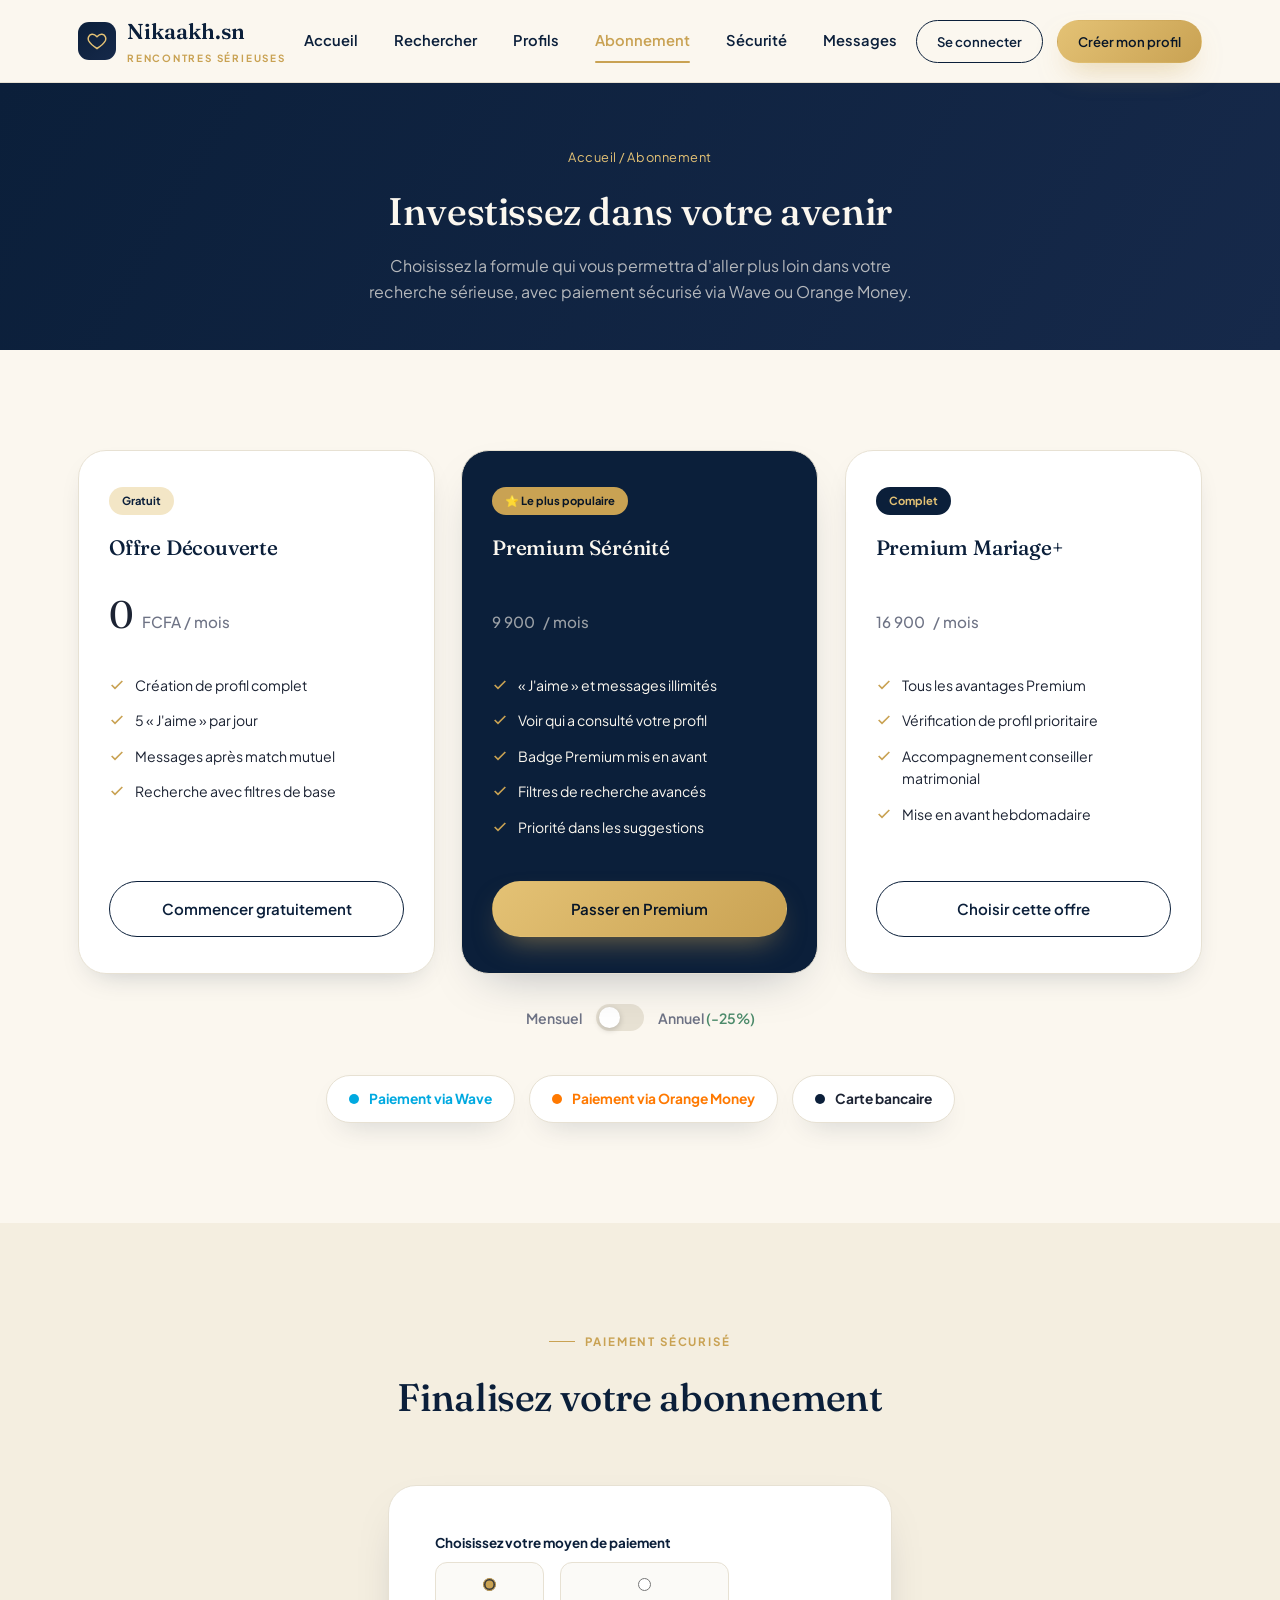
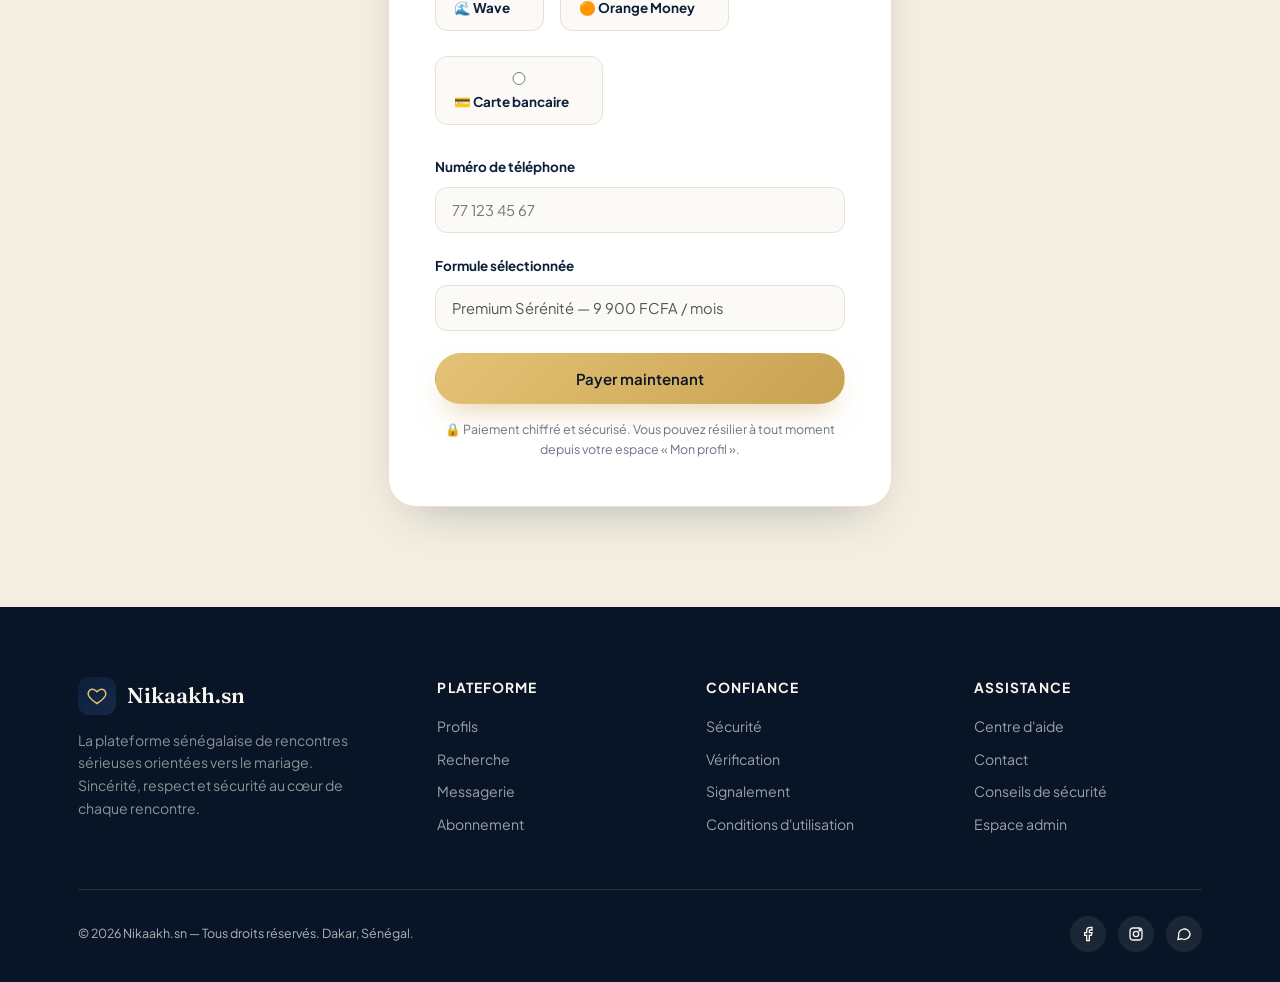
<file: abonnement.html>
<!DOCTYPE html>
<html lang="fr">
<head>
<meta charset="UTF-8">
<meta name="viewport" content="width=device-width, initial-scale=1.0">
<title>Abonnement — Nikaakh.sn</title>
<style>
@import url('https://fonts.googleapis.com/css2?family=Fraunces:ital,opsz,wght@0,9..144,300;0,9..144,400;0,9..144,500;0,9..144,600;0,9..144,700;1,9..144,400;1,9..144,500&family=Plus+Jakarta+Sans:wght@300;400;500;600;700;800&display=swap');

:root{
  --navy: #0B1F3A;
  --navy-deep: #071527;
  --navy-soft: #16294a;
  --gold: #C9A253;
  --gold-bright: #E4C275;
  --gold-pale: #F3E6C6;
  --cream: #FBF7EF;
  --white: #FFFFFF;
  --ink: #1C2333;
  --muted: #6E7385;
  --line: #E7E1D3;
  --success: #4C8B6B;
  --danger: #B5563F;
  --radius-lg: 28px;
  --radius-md: 18px;
  --radius-sm: 12px;
  --shadow-soft: 0 20px 50px -25px rgba(11,31,58,0.35);
  --shadow-card: 0 12px 30px -16px rgba(11,31,58,0.28);
  --font-display: 'Fraunces', serif;
  --font-body: 'Plus Jakarta Sans', sans-serif;
}

*{box-sizing:border-box; margin:0; padding:0;}
html{scroll-behavior:smooth;}
body{
  font-family: var(--font-body);
  background: var(--cream);
  color: var(--ink);
  line-height:1.6;
  -webkit-font-smoothing:antialiased;
  overflow-x:hidden;
}
img{max-width:100%; display:block;}
a{color:inherit; text-decoration:none;}
ul{list-style:none;}
button{font-family:inherit; cursor:pointer;}
input,textarea,select{font-family:inherit;}

.container{max-width:1180px; margin:0 auto; padding:0 28px;}

h1,h2,h3,h4{font-family:var(--font-display); font-weight:500; letter-spacing:-0.01em; color:var(--navy);}

.eyebrow{
  font-family:var(--font-body); font-weight:700; letter-spacing:.16em; text-transform:uppercase;
  font-size:.72rem; color:var(--gold); display:inline-flex; align-items:center; gap:10px;
}
.eyebrow::before{content:''; width:26px; height:1px; background:var(--gold);}

/* ===== Texture backdrop ===== */
.grain-bg{
  position:relative;
}
.grain-bg::after{
  content:'';
  position:absolute; inset:0; pointer-events:none; opacity:.035; mix-blend-mode:multiply;
  background-image:url("data:image/svg+xml,%3Csvg xmlns='http://www.w3.org/2000/svg' width='140' height='140'%3E%3Cfilter id='n'%3E%3CfeTurbulence type='fractalNoise' baseFrequency='0.85' numOctaves='2' stitchTiles='stitch'/%3E%3C/filter%3E%3Crect width='100%25' height='100%25' filter='url(%23n)'/%3E%3C/svg%3E");
}

/* ===== Buttons ===== */
.btn{
  display:inline-flex; align-items:center; justify-content:center; gap:10px;
  padding:15px 30px; border-radius:100px; font-weight:600; font-size:.94rem;
  border:1px solid transparent; transition:all .28s ease; white-space:nowrap;
}
.btn-gold{
  background:linear-gradient(135deg, var(--gold-bright), var(--gold));
  color:var(--navy-deep); box-shadow:0 14px 30px -12px rgba(201,162,83,.6);
}
.btn-gold:hover{transform:translateY(-2px); box-shadow:0 18px 36px -12px rgba(201,162,83,.75);}
.btn-navy{
  background:var(--navy); color:var(--cream); box-shadow:0 14px 30px -14px rgba(11,31,58,.6);
}
.btn-navy:hover{background:var(--navy-soft); transform:translateY(-2px);}
.btn-outline{
  background:transparent; border-color:rgba(255,255,255,.4); color:inherit;
}
.btn-outline-navy{ background:transparent; border-color:var(--navy); color:var(--navy); }
.btn-outline-navy:hover{ background:var(--navy); color:var(--cream); }
.btn-sm{padding:10px 20px; font-size:.82rem;}
.btn-block{width:100%;}
.btn-ghost{background:rgba(255,255,255,.08); color:var(--cream); border-color:rgba(255,255,255,.25);}
.btn[disabled]{opacity:.5; cursor:not-allowed;}

/* ===== Navbar ===== */
.navbar{
  position:sticky; top:0; z-index:200;
  background:rgba(251,247,239,.86); backdrop-filter:blur(14px);
  border-bottom:1px solid var(--line);
}
.navbar .container{display:flex; align-items:center; justify-content:space-between; height:82px;}
.brand{display:flex; align-items:center; gap:11px; font-family:var(--font-display); font-size:1.35rem; font-weight:600; color:var(--navy);}
.brand .mark{
  width:38px; height:38px; border-radius:11px; background:linear-gradient(140deg, var(--navy), var(--navy-soft));
  display:flex; align-items:center; justify-content:center; position:relative;
}
.brand .mark svg{width:20px; height:20px;}
.brand small{display:block; font-family:var(--font-body); font-size:.62rem; letter-spacing:.18em; color:var(--gold); font-weight:700; text-transform:uppercase; margin-top:2px;}
.nav-links{display:flex; align-items:center; gap:36px;}
.nav-links a{font-size:.92rem; font-weight:600; color:var(--navy); position:relative; padding:4px 0;}
.nav-links a.active, .nav-links a:hover{color:var(--gold);}
.nav-links a.active::after{content:''; position:absolute; left:0; right:0; bottom:-6px; height:2px; background:var(--gold); border-radius:2px;}
.nav-cta{display:flex; align-items:center; gap:14px;}
.nav-toggle{display:none; flex-direction:column; gap:5px; background:none; border:none;}
.nav-toggle span{width:24px; height:2px; background:var(--navy); border-radius:2px;}

@media(max-width:960px){
  .nav-links{position:fixed; inset:82px 0 0 0; background:var(--cream); flex-direction:column; padding:36px 28px; gap:26px; transform:translateX(100%); transition:transform .35s ease; overflow-y:auto;}
  .nav-links.open{transform:translateX(0);}
  .nav-toggle{display:flex;}
  .nav-cta .btn:first-child{display:none;}
}

/* ===== Hero ===== */
.hero{
  position:relative; background:radial-gradient(120% 100% at 15% 0%, #14294d 0%, var(--navy) 45%, var(--navy-deep) 100%);
  color:var(--cream); padding:120px 0 150px; overflow:hidden;
}
.hero::before{
  content:''; position:absolute; width:640px; height:640px; border-radius:50%;
  background:radial-gradient(circle, rgba(201,162,83,.22), transparent 70%);
  top:-220px; right:-160px; pointer-events:none;
}
.hero-grid{display:grid; grid-template-columns:1.1fr .9fr; gap:60px; align-items:center; position:relative; z-index:2;}
.hero h1{color:var(--white); font-size:clamp(2.4rem, 4.2vw, 3.8rem); line-height:1.08; margin:22px 0 24px;}
.hero h1 em{font-style:italic; color:var(--gold-bright);}
.hero p.lead{color:rgba(251,247,239,.78); font-size:1.12rem; max-width:520px; margin-bottom:38px;}
.hero-actions{display:flex; gap:16px; flex-wrap:wrap; margin-bottom:52px;}
.hero-trust{display:flex; gap:34px; flex-wrap:wrap;}
.hero-trust div strong{display:block; font-family:var(--font-display); font-size:1.7rem; color:var(--gold-bright);}
.hero-trust div span{font-size:.78rem; color:rgba(251,247,239,.62); text-transform:uppercase; letter-spacing:.08em;}

.hero-visual{position:relative;}
.hero-card{
  background:var(--cream); border-radius:var(--radius-lg); padding:22px; box-shadow:var(--shadow-soft);
  transform:rotate(-2deg);
}
.hero-card img{border-radius:var(--radius-md); aspect-ratio:4/5; object-fit:cover;}
.hero-card .cap{display:flex; justify-content:space-between; align-items:center; padding-top:16px;}
.hero-card .cap h4{font-size:1.1rem; margin:0;}
.hero-badge{
  position:absolute; background:var(--white); border-radius:16px; padding:14px 18px; box-shadow:var(--shadow-card);
  display:flex; align-items:center; gap:10px; font-weight:700; font-size:.85rem; color:var(--navy);
}
.hero-badge.b1{ top:14px; right:-24px; transform:rotate(4deg);}
.hero-badge.b2{ bottom:26px; left:-30px; transform:rotate(-3deg);}
.hero-badge .dot{width:9px; height:9px; border-radius:50%; background:var(--success);}

/* ===== Section base ===== */
section{padding:100px 0;}
.section-head{max-width:640px; margin:0 auto 56px; text-align:center;}
.section-head h2{font-size:clamp(1.9rem,3vw,2.6rem); margin:16px 0 14px;}
.section-head p{color:var(--muted); font-size:1.02rem;}
.section-head.left{margin-left:0; text-align:left;}

.bg-navy{background:var(--navy); color:var(--cream);}
.bg-navy h2, .bg-navy h3{color:var(--cream);}
.bg-cream-alt{background:#F4EEE0;}

/* ===== Concept steps ===== */
.steps{display:grid; grid-template-columns:repeat(3,1fr); gap:28px;}
.step-card{
  background:var(--white); border-radius:var(--radius-md); padding:36px 30px; box-shadow:var(--shadow-card);
  border:1px solid var(--line); transition:transform .3s ease;
}
.step-card:hover{transform:translateY(-6px);}
.step-num{
  width:44px; height:44px; border-radius:50%; background:var(--gold-pale); color:var(--navy);
  display:flex; align-items:center; justify-content:center; font-family:var(--font-display); font-weight:600; margin-bottom:20px;
}
.step-card h3{font-size:1.2rem; margin-bottom:10px;}
.step-card p{color:var(--muted); font-size:.94rem;}

/* ===== Stats ===== */
.stats-strip{
  display:grid; grid-template-columns:repeat(4,1fr); gap:1px; background:rgba(251,247,239,.12);
  border:1px solid rgba(251,247,239,.14); border-radius:var(--radius-md); overflow:hidden;
}
.stat-item{background:var(--navy-deep); padding:34px 20px; text-align:center;}
.stat-item strong{display:block; font-family:var(--font-display); font-size:2.2rem; color:var(--gold-bright);}
.stat-item span{font-size:.8rem; color:rgba(251,247,239,.6); text-transform:uppercase; letter-spacing:.06em;}

/* ===== Testimonials ===== */
.testi-grid{display:grid; grid-template-columns:repeat(3,1fr); gap:26px;}
.testi-card{
  background:var(--white); border-radius:var(--radius-md); padding:32px; box-shadow:var(--shadow-card); border:1px solid var(--line);
  position:relative;
}
.testi-card .quote-mark{font-family:var(--font-display); font-size:3.4rem; color:var(--gold-pale); line-height:0; position:absolute; top:26px; right:26px;}
.testi-card p{font-size:.98rem; color:var(--ink); margin-bottom:22px; font-style:italic;}
.testi-who{display:flex; align-items:center; gap:12px;}
.testi-who img{width:46px; height:46px; border-radius:50%; object-fit:cover;}
.testi-who strong{display:block; font-size:.92rem;}
.testi-who span{font-size:.78rem; color:var(--muted);}

/* ===== Security band ===== */
.security-grid{display:grid; grid-template-columns:repeat(4,1fr); gap:24px;}
.sec-card{text-align:center; padding:10px;}
.sec-icon{
  width:64px; height:64px; border-radius:18px; background:var(--gold-pale); margin:0 auto 18px;
  display:flex; align-items:center; justify-content:center;
}
.sec-icon svg{width:28px; height:28px; stroke:var(--navy);}
.sec-card h4{font-size:1.02rem; margin-bottom:8px;}
.sec-card p{font-size:.86rem; color:var(--muted);}

/* ===== Footer ===== */
footer{background:var(--navy-deep); color:rgba(251,247,239,.7); padding:70px 0 30px;}
.foot-grid{display:grid; grid-template-columns:1.4fr 1fr 1fr 1fr; gap:40px; padding-bottom:44px; border-bottom:1px solid rgba(251,247,239,.12);}
.foot-brand p{margin-top:14px; font-size:.88rem; max-width:280px; color:rgba(251,247,239,.55);}
.foot-col h5{color:var(--cream); font-size:.86rem; text-transform:uppercase; letter-spacing:.08em; margin-bottom:16px;}
.foot-col a{display:block; font-size:.88rem; margin-bottom:10px; color:rgba(251,247,239,.62);}
.foot-col a:hover{color:var(--gold-bright);}
.foot-bottom{display:flex; justify-content:space-between; align-items:center; padding-top:26px; font-size:.78rem; flex-wrap:wrap; gap:12px;}
.foot-social{display:flex; gap:12px;}
.foot-social a{width:36px; height:36px; border-radius:50%; background:rgba(251,247,239,.08); display:flex; align-items:center; justify-content:center;}

/* ===== Page header (inner pages) ===== */
.page-head{
  background:linear-gradient(120deg, var(--navy), var(--navy-soft)); color:var(--cream); padding:64px 0 46px;
}
.page-head h1{color:var(--cream); font-size:clamp(1.8rem,3vw,2.5rem);}
.page-head p{color:rgba(251,247,239,.7); margin-top:10px; max-width:560px;}
.crumbs{font-size:.8rem; color:var(--gold-bright); margin-bottom:14px; letter-spacing:.04em;}

/* ===== Cards: profiles ===== */
.profile-grid{display:grid; grid-template-columns:repeat(3,1fr); gap:26px;}
.pcard{
  background:var(--white); border-radius:var(--radius-md); overflow:hidden; box-shadow:var(--shadow-card);
  border:1px solid var(--line); transition:transform .3s ease, box-shadow .3s ease;
}
.pcard:hover{transform:translateY(-6px); box-shadow:0 24px 48px -20px rgba(11,31,58,.35);}
.pcard .photo{position:relative; aspect-ratio:4/5; overflow:hidden;}
.pcard .photo img{width:100%; height:100%; object-fit:cover;}
.verif-badge{
  position:absolute; top:14px; left:14px; background:rgba(11,31,58,.85); color:var(--gold-bright);
  font-size:.72rem; font-weight:700; padding:6px 12px; border-radius:100px; display:flex; align-items:center; gap:6px; backdrop-filter:blur(4px);
}
.verif-badge svg{width:13px; height:13px;}
.pcard .age-tag{position:absolute; bottom:14px; left:14px; color:#fff; font-family:var(--font-display); font-size:1.3rem; text-shadow:0 2px 12px rgba(0,0,0,.5);}
.photo-overlay{position:absolute; inset:0; background:linear-gradient(to top, rgba(7,21,39,.75), transparent 55%);}
.pcard .body{padding:20px 20px 22px;}
.pcard .meta-row{display:flex; align-items:center; gap:6px; font-size:.82rem; color:var(--muted); margin-bottom:4px;}
.pcard h3{font-size:1.15rem; margin-bottom:4px;}
.pcard .tags{display:flex; flex-wrap:wrap; gap:6px; margin:12px 0 16px;}
.tag{background:var(--gold-pale); color:var(--navy); font-size:.72rem; font-weight:600; padding:5px 11px; border-radius:100px;}
.pcard .desc{font-size:.85rem; color:var(--muted); margin-bottom:16px; display:-webkit-box; -webkit-line-clamp:2; -webkit-box-orient:vertical; overflow:hidden;}
.pcard-actions{display:flex; gap:8px;}
.icon-btn{
  flex:1; height:46px; border-radius:14px; border:1px solid var(--line); background:var(--white);
  display:flex; align-items:center; justify-content:center; transition:all .2s ease;
}
.icon-btn svg{width:19px; height:19px;}
.icon-btn.like{color:#fff; background:linear-gradient(135deg,var(--gold-bright),var(--gold)); border:none;}
.icon-btn.pass{color:var(--muted);}
.icon-btn.msg{color:var(--navy); border-color:var(--navy);}
.icon-btn:hover{transform:translateY(-2px);}
.icon-btn.liked{background:var(--success); color:#fff;}

/* ===== Search / filters ===== */
.search-layout{display:grid; grid-template-columns:300px 1fr; gap:32px; align-items:start;}
.filter-panel{
  background:var(--white); border-radius:var(--radius-md); padding:28px; box-shadow:var(--shadow-card); border:1px solid var(--line);
  position:sticky; top:100px;
}
.filter-panel h3{font-size:1.05rem; margin-bottom:20px;}
.f-group{margin-bottom:22px;}
.f-group label{display:block; font-size:.8rem; font-weight:700; color:var(--navy); margin-bottom:10px; text-transform:uppercase; letter-spacing:.04em;}
.f-group select, .f-group input[type=text]{
  width:100%; padding:11px 14px; border-radius:10px; border:1px solid var(--line); background:#fbfaf7; font-size:.9rem;
}
.range-row{display:flex; align-items:center; gap:10px;}
.range-row input[type=range]{flex:1; accent-color:var(--gold);}
.chip-group{display:flex; flex-wrap:wrap; gap:8px;}
.chip{padding:7px 14px; border-radius:100px; border:1px solid var(--line); font-size:.8rem; background:#fbfaf7; transition:all .2s;}
.chip.active{background:var(--navy); color:#fff; border-color:var(--navy);}
.result-head{display:flex; justify-content:space-between; align-items:center; margin-bottom:24px; flex-wrap:wrap; gap:10px;}
.result-head span{color:var(--muted); font-size:.92rem;}
.sort-select{padding:9px 14px; border-radius:10px; border:1px solid var(--line); background:var(--white); font-size:.86rem;}

/* ===== Messages ===== */
.msg-shell{display:grid; grid-template-columns:340px 1fr; height:640px; background:var(--white); border-radius:var(--radius-lg); box-shadow:var(--shadow-card); border:1px solid var(--line); overflow:hidden;}
.conv-list{border-right:1px solid var(--line); overflow-y:auto;}
.conv-search{padding:20px; border-bottom:1px solid var(--line);}
.conv-search input{width:100%; padding:11px 16px; border-radius:100px; border:1px solid var(--line); background:#fbfaf7; font-size:.86rem;}
.conv-item{display:flex; gap:12px; padding:16px 20px; border-bottom:1px solid #f2ede1; cursor:pointer; transition:background .2s;}
.conv-item:hover, .conv-item.active{background:var(--gold-pale);}
.conv-item img{width:50px; height:50px; border-radius:50%; object-fit:cover; flex-shrink:0;}
.conv-info{flex:1; min-width:0;}
.conv-top{display:flex; justify-content:space-between; align-items:baseline;}
.conv-top strong{font-size:.92rem;}
.conv-top span{font-size:.72rem; color:var(--muted);}
.conv-info p{font-size:.82rem; color:var(--muted); white-space:nowrap; overflow:hidden; text-overflow:ellipsis; margin-top:2px;}
.unread-dot{width:9px; height:9px; border-radius:50%; background:var(--gold); margin-top:6px;}

.chat-panel{display:flex; flex-direction:column;}
.chat-head{display:flex; align-items:center; gap:12px; padding:18px 24px; border-bottom:1px solid var(--line);}
.chat-head img{width:44px; height:44px; border-radius:50%; object-fit:cover;}
.chat-head .status{font-size:.75rem; color:var(--success); display:flex; align-items:center; gap:5px;}
.chat-head .status .dot{width:7px; height:7px; border-radius:50%; background:var(--success);}
.chat-head-actions{margin-left:auto; display:flex; gap:10px;}
.icon-round{width:38px; height:38px; border-radius:50%; border:1px solid var(--line); display:flex; align-items:center; justify-content:center; color:var(--muted);}
.icon-round:hover{background:#f6f2e8;}
.chat-body{flex:1; overflow-y:auto; padding:26px 24px; display:flex; flex-direction:column; gap:14px; background:#fdfbf6;}
.bubble{max-width:65%; padding:13px 18px; border-radius:18px; font-size:.9rem; line-height:1.5;}
.bubble.in{background:var(--white); border:1px solid var(--line); border-bottom-left-radius:4px; align-self:flex-start;}
.bubble.out{background:var(--navy); color:var(--cream); border-bottom-right-radius:4px; align-self:flex-end;}
.bubble-time{font-size:.68rem; color:var(--muted); margin-top:5px; display:block;}
.day-sep{text-align:center; font-size:.72rem; color:var(--muted); margin:6px 0;}
.chat-input{display:flex; gap:12px; padding:18px 24px; border-top:1px solid var(--line);}
.chat-input input{flex:1; padding:13px 18px; border-radius:100px; border:1px solid var(--line); background:#fbfaf7; font-size:.9rem;}
.send-btn{width:48px; height:48px; border-radius:50%; background:var(--gold); border:none; color:var(--navy-deep); display:flex; align-items:center; justify-content:center; flex-shrink:0;}
.report-note{font-size:.72rem; color:var(--muted); text-align:center; padding:10px; border-top:1px dashed var(--line);}

@media(max-width:860px){
  .msg-shell{grid-template-columns:1fr; height:auto;}
  .conv-list{max-height:280px;}
}

/* ===== Forms (inscription, profile) ===== */
.form-shell{background:var(--white); border-radius:var(--radius-lg); box-shadow:var(--shadow-soft); border:1px solid var(--line); padding:46px;}
.form-grid{display:grid; grid-template-columns:1fr 1fr; gap:22px;}
.field{margin-bottom:22px;}
.field.full{grid-column:1/-1;}
.field label{display:block; font-size:.84rem; font-weight:700; color:var(--navy); margin-bottom:9px;}
.field .hint{font-weight:400; color:var(--muted); font-size:.76rem; margin-left:6px;}
.field input, .field select, .field textarea{
  width:100%; padding:13px 16px; border-radius:12px; border:1.5px solid var(--line); background:#fbfaf7; font-size:.92rem; transition:border-color .2s;
}
.field input:focus, .field select:focus, .field textarea:focus{outline:none; border-color:var(--gold);}
.field textarea{resize:vertical; min-height:110px;}
.radio-row, .check-row{display:flex; gap:16px; flex-wrap:wrap;}
.radio-pill, .check-pill{display:flex; align-items:center; gap:8px; padding:12px 18px; border:1.5px solid var(--line); border-radius:12px; font-size:.88rem; cursor:pointer; background:#fbfaf7;}
.radio-pill input, .check-pill input{accent-color:var(--gold);}
.upload-zone{
  border:2px dashed var(--line); border-radius:16px; padding:38px; text-align:center; background:#fbfaf7; cursor:pointer;
}
.upload-zone svg{width:34px; height:34px; color:var(--gold); margin:0 auto 12px;}
.upload-zone p{font-size:.86rem; color:var(--muted);}
.steps-progress{display:flex; align-items:center; margin-bottom:38px;}
.sp-dot{width:34px; height:34px; border-radius:50%; background:var(--gold-pale); color:var(--navy); display:flex; align-items:center; justify-content:center; font-weight:700; font-size:.85rem; flex-shrink:0;}
.sp-dot.active{background:var(--navy); color:var(--gold-bright);}
.sp-dot.done{background:var(--success); color:#fff;}
.sp-line{flex:1; height:2px; background:var(--line);}
.sp-labels{display:flex; justify-content:space-between; font-size:.72rem; color:var(--muted); margin-top:8px;}
.form-actions{display:flex; justify-content:space-between; align-items:center; margin-top:10px;}
.consent-box{display:flex; gap:12px; padding:16px; background:#fbfaf7; border-radius:12px; font-size:.82rem; color:var(--muted); align-items:flex-start;}
.consent-box input{margin-top:3px; accent-color:var(--gold);}

@media(max-width:760px){
  .form-grid{grid-template-columns:1fr;}
  .form-shell{padding:28px 22px;}
}

/* ===== Account / dashboard layout ===== */
.acc-layout{display:grid; grid-template-columns:280px 1fr; gap:32px; align-items:start;}
.acc-side{background:var(--white); border-radius:var(--radius-md); box-shadow:var(--shadow-card); border:1px solid var(--line); padding:26px; position:sticky; top:100px;}
.acc-profile{text-align:center; padding-bottom:22px; border-bottom:1px solid var(--line); margin-bottom:20px;}
.acc-profile img{width:82px; height:82px; border-radius:50%; object-fit:cover; margin:0 auto 14px; border:3px solid var(--gold-pale);}
.acc-profile h4{font-size:1.05rem;}
.acc-profile span{font-size:.78rem; color:var(--muted);}
.acc-nav a{display:flex; align-items:center; gap:12px; padding:12px 14px; border-radius:12px; font-size:.88rem; font-weight:600; color:var(--ink); margin-bottom:4px;}
.acc-nav a svg{width:18px; height:18px; color:var(--muted);}
.acc-nav a.active{background:var(--navy); color:var(--gold-bright);}
.acc-nav a.active svg{color:var(--gold-bright);}
.acc-nav a:hover:not(.active){background:#f6f2e8;}
.acc-nav a.danger{color:var(--danger); margin-top:16px;}

.panel{background:var(--white); border-radius:var(--radius-md); box-shadow:var(--shadow-card); border:1px solid var(--line); padding:32px; margin-bottom:24px;}
.panel h3{font-size:1.15rem; margin-bottom:6px;}
.panel > p.sub{color:var(--muted); font-size:.88rem; margin-bottom:24px;}
.photo-manager{display:grid; grid-template-columns:repeat(4,1fr); gap:14px;}
.photo-slot{aspect-ratio:1; border-radius:14px; overflow:hidden; position:relative; border:1.5px dashed var(--line);}
.photo-slot img{width:100%; height:100%; object-fit:cover;}
.photo-slot.empty{display:flex; align-items:center; justify-content:center; color:var(--muted); background:#fbfaf7;}
.photo-slot .main-tag{position:absolute; top:8px; left:8px; background:var(--gold); color:var(--navy-deep); font-size:.62rem; font-weight:700; padding:3px 8px; border-radius:100px;}
.toggle-row{display:flex; justify-content:space-between; align-items:center; padding:16px 0; border-bottom:1px solid #f2ede1;}
.toggle-row:last-child{border-bottom:none;}
.toggle-row h5{font-size:.92rem; margin-bottom:3px;}
.toggle-row p{font-size:.8rem; color:var(--muted);}
.switch{position:relative; width:48px; height:27px; border-radius:100px; background:var(--line); flex-shrink:0; cursor:pointer; transition:background .2s;}
.switch::after{content:''; position:absolute; width:21px; height:21px; border-radius:50%; background:#fff; top:3px; left:3px; transition:transform .2s; box-shadow:0 2px 6px rgba(0,0,0,.2);}
.switch.on{background:var(--success);}
.switch.on::after{transform:translateX(21px);}
.danger-zone{border:1.5px solid #f0d8d0; background:#fdf6f3; border-radius:var(--radius-md); padding:28px;}
.danger-zone h3{color:var(--danger);}

/* ===== Pricing ===== */
.pricing-grid{display:grid; grid-template-columns:repeat(3,1fr); gap:26px; align-items:stretch;}
.price-card{background:var(--white); border-radius:var(--radius-lg); padding:36px 30px; box-shadow:var(--shadow-card); border:1px solid var(--line); display:flex; flex-direction:column;}
.price-card.featured{background:var(--navy); color:var(--cream); transform:scale(1.03); box-shadow:var(--shadow-soft); position:relative; z-index:2;}
.price-card.featured h3, .price-card.featured .price{color:var(--cream);}
.price-tag{display:inline-block; background:var(--gold); color:var(--navy-deep); font-size:.7rem; font-weight:700; padding:5px 13px; border-radius:100px; margin-bottom:16px; align-self:flex-start;}
.price-card h3{font-size:1.3rem; margin-bottom:6px;}
.price-card .price{font-family:var(--font-display); font-size:2.4rem; margin:14px 0 4px;}
.price-card .price span{font-size:.95rem; font-family:var(--font-body); color:var(--muted); font-weight:500;}
.price-card.featured .price span{color:rgba(251,247,239,.6);}
.price-card ul{margin:24px 0 30px; flex:1;}
.price-card li{display:flex; align-items:flex-start; gap:10px; font-size:.88rem; margin-bottom:13px;}
.price-card li svg{width:16px; height:16px; color:var(--gold); flex-shrink:0; margin-top:3px;}
.pay-methods{display:flex; gap:14px; align-items:center; margin-top:44px; justify-content:center; flex-wrap:wrap;}
.pay-badge{display:flex; align-items:center; gap:10px; background:var(--white); border:1px solid var(--line); padding:12px 22px; border-radius:100px; font-weight:700; font-size:.86rem; box-shadow:var(--shadow-card);}
.pay-badge.wave{color:#00A9E0;}
.pay-badge.om{color:#FF7900;}
.pay-dot{width:10px; height:10px; border-radius:50%;}
.wave .pay-dot{background:#00A9E0;}
.om .pay-dot{background:#FF7900;}

/* ===== Security page ===== */
.sec-detail-grid{display:grid; grid-template-columns:repeat(2,1fr); gap:22px;}
.sec-detail{background:var(--white); border-radius:var(--radius-md); padding:28px; border:1px solid var(--line); box-shadow:var(--shadow-card);}
.sec-detail .sec-icon{margin:0 0 16px;}
.tips-list li{display:flex; gap:14px; padding:16px 0; border-bottom:1px solid #f2ede1;}
.tips-list li:last-child{border-bottom:none;}
.tips-num{font-family:var(--font-display); font-size:1.3rem; color:var(--gold); flex-shrink:0; width:34px;}
.report-flow{display:flex; gap:18px; overflow-x:auto; padding-bottom:10px;}
.flow-step{background:var(--white); border-radius:var(--radius-md); border:1px solid var(--line); padding:22px; min-width:210px; box-shadow:var(--shadow-card);}

/* ===== Admin ===== */
.admin-body{display:flex; min-height:100vh; background:#F4EEE0;}
.admin-side{width:250px; background:var(--navy-deep); color:var(--cream); padding:26px 18px; flex-shrink:0; position:sticky; top:0; height:100vh; overflow-y:auto;}
.admin-side .brand{color:var(--cream); margin-bottom:34px; padding:0 8px;}
.admin-nav a{display:flex; align-items:center; gap:12px; padding:12px 14px; border-radius:12px; font-size:.86rem; font-weight:600; color:rgba(251,247,239,.72); margin-bottom:3px;}
.admin-nav a svg{width:17px; height:17px;}
.admin-nav a.active{background:rgba(228,194,117,.14); color:var(--gold-bright);}
.admin-nav a:hover:not(.active){background:rgba(251,247,239,.06);}
.admin-nav .grp{font-size:.68rem; text-transform:uppercase; letter-spacing:.1em; color:rgba(251,247,239,.35); margin:20px 8px 10px;}
.admin-main{flex:1; padding:34px 38px; min-width:0;}
.admin-top{display:flex; justify-content:space-between; align-items:center; margin-bottom:30px; flex-wrap:wrap; gap:16px;}
.admin-top h1{font-size:1.6rem;}
.admin-kpis{display:grid; grid-template-columns:repeat(4,1fr); gap:20px; margin-bottom:30px;}
.kpi-card{background:var(--white); border-radius:var(--radius-md); padding:24px; border:1px solid var(--line); box-shadow:var(--shadow-card);}
.kpi-top{display:flex; justify-content:space-between; align-items:flex-start;}
.kpi-icon{width:42px; height:42px; border-radius:12px; background:var(--gold-pale); display:flex; align-items:center; justify-content:center;}
.kpi-icon svg{width:20px; height:20px; color:var(--navy);}
.kpi-trend{font-size:.74rem; font-weight:700; color:var(--success);}
.kpi-trend.down{color:var(--danger);}
.kpi-card strong{display:block; font-family:var(--font-display); font-size:1.9rem; margin:14px 0 2px;}
.kpi-card span.lbl{font-size:.8rem; color:var(--muted);}

.admin-panel{background:var(--white); border-radius:var(--radius-md); border:1px solid var(--line); box-shadow:var(--shadow-card); padding:26px; margin-bottom:24px;}
.admin-panel-head{display:flex; justify-content:space-between; align-items:center; margin-bottom:20px; flex-wrap:wrap; gap:10px;}
.admin-panel-head h3{font-size:1.05rem;}
.admin-table{width:100%; border-collapse:collapse; font-size:.86rem;}
.admin-table th{text-align:left; padding:12px 14px; color:var(--muted); font-weight:700; text-transform:uppercase; font-size:.7rem; letter-spacing:.05em; border-bottom:1px solid var(--line);}
.admin-table td{padding:14px; border-bottom:1px solid #f2ede1; vertical-align:middle;}
.admin-table tr:last-child td{border-bottom:none;}
.u-cell{display:flex; align-items:center; gap:10px;}
.u-cell img{width:36px; height:36px; border-radius:50%; object-fit:cover;}
.status-pill{padding:5px 12px; border-radius:100px; font-size:.72rem; font-weight:700; display:inline-flex; align-items:center; gap:5px;}
.status-pill.ok{background:#e7f2ec; color:var(--success);}
.status-pill.pending{background:var(--gold-pale); color:#8a6a1f;}
.status-pill.blocked{background:#fbe9e5; color:var(--danger);}
.row-actions{display:flex; gap:8px;}
.row-actions button{width:32px; height:32px; border-radius:9px; border:1px solid var(--line); background:#fbfaf7; display:flex; align-items:center; justify-content:center; color:var(--muted);}
.row-actions button:hover{background:#f0eadb;}
.row-actions button.approve:hover{color:var(--success); border-color:var(--success);}
.row-actions button.reject:hover{color:var(--danger); border-color:var(--danger);}
.admin-tabs{display:flex; gap:6px; background:#F4EEE0; padding:5px; border-radius:100px; width:fit-content; margin-bottom:22px;}
.admin-tabs button{padding:9px 18px; border-radius:100px; border:none; background:transparent; font-size:.82rem; font-weight:700; color:var(--muted);}
.admin-tabs button.active{background:var(--navy); color:var(--gold-bright);}

@media(max-width:1000px){
  .admin-body{flex-direction:column;}
  .admin-side{width:100%; height:auto; position:relative;}
  .admin-kpis{grid-template-columns:repeat(2,1fr);}
}

/* ===== Utility / responsive ===== */
.reveal{opacity:0; transform:translateY(24px); animation:reveal .8s ease forwards;}
@keyframes reveal{to{opacity:1; transform:translateY(0);}}
.d1{animation-delay:.05s;} .d2{animation-delay:.15s;} .d3{animation-delay:.25s;} .d4{animation-delay:.35s;}

@media(max-width:960px){
  .hero-grid{grid-template-columns:1fr;}
  .hero-visual{max-width:380px; margin:0 auto;}
  .steps{grid-template-columns:1fr;}
  .stats-strip{grid-template-columns:repeat(2,1fr);}
  .testi-grid{grid-template-columns:1fr;}
  .security-grid{grid-template-columns:repeat(2,1fr);}
  .profile-grid{grid-template-columns:repeat(2,1fr);}
  .search-layout{grid-template-columns:1fr;}
  .filter-panel{position:relative; top:0;}
  .acc-layout{grid-template-columns:1fr;}
  .acc-side{position:relative; top:0;}
  .foot-grid{grid-template-columns:1fr 1fr;}
  .pricing-grid{grid-template-columns:1fr;}
  .price-card.featured{transform:scale(1);}
  .sec-detail-grid{grid-template-columns:1fr;}
  .admin-kpis{grid-template-columns:1fr 1fr;}
}
@media(max-width:600px){
  section{padding:64px 0;}
  .container{padding:0 18px;}
  .profile-grid{grid-template-columns:1fr;}
  .foot-grid{grid-template-columns:1fr;}
  .form-grid{grid-template-columns:1fr;}
}

</style>
</head>
<body>

<nav class="navbar">
  <div class="container">
    <a href="index.html" class="brand">
      <span class="mark"><svg viewBox="0 0 24 24" fill="none" stroke="#E4C275" stroke-width="1.8"><path d="M12 21s-7.5-4.6-10-9.3C.5 8 2.4 4.5 6 4c2-.3 3.8.6 6 2.9C14.2 4.6 16 3.7 18 4c3.6.5 5.5 4 4 7.7-2.5 4.7-10 9.3-10 9.3Z"/></svg></span>
      <span>Nikaakh.sn<small>Rencontres sérieuses</small></span>
    </a>
    <div class="nav-links">
      <a href="index.html">Accueil</a>
      <a href="recherche.html">Rechercher</a>
      <a href="profils.html">Profils</a>
      <a href="abonnement.html" class="active">Abonnement</a>
      <a href="securite.html">Sécurité</a>
      <a href="messages.html">Messages</a>
    </div>
    <div class="nav-cta">
      <a href="mon-profil.html" class="btn btn-outline-navy btn-sm">Se connecter</a>
      <a href="inscription.html" class="btn btn-gold btn-sm">Créer mon profil</a>
    </div>
    <button class="nav-toggle" aria-label="menu"><span></span><span></span><span></span></button>
  </div>
</nav>

<header class="page-head" style="text-align:center;">
  <div class="container">
    <div class="crumbs" style="text-align:center;">Accueil / Abonnement</div>
    <h1>Investissez dans votre avenir</h1>
    <p style="margin-left:auto; margin-right:auto;">Choisissez la formule qui vous permettra d'aller plus loin dans votre recherche sérieuse, avec paiement sécurisé via Wave ou Orange Money.</p>
  </div>
</header>

<section>
  <div class="container">

    <div class="pricing-grid">
      <div class="price-card">
        <span class="price-tag" style="background:var(--gold-pale); color:var(--navy);">Gratuit</span>
        <h3>Offre Découverte</h3>
        <div class="price">0 <span>FCFA / mois</span></div>
        <ul>
          <li><svg viewBox="0 0 24 24" fill="none" stroke="currentColor" stroke-width="2.5"><path d="M20 6 9 17l-5-5"/></svg>Création de profil complet</li>
          <li><svg viewBox="0 0 24 24" fill="none" stroke="currentColor" stroke-width="2.5"><path d="M20 6 9 17l-5-5"/></svg>5 « J'aime » par jour</li>
          <li><svg viewBox="0 0 24 24" fill="none" stroke="currentColor" stroke-width="2.5"><path d="M20 6 9 17l-5-5"/></svg>Messages après match mutuel</li>
          <li><svg viewBox="0 0 24 24" fill="none" stroke="currentColor" stroke-width="2.5"><path d="M20 6 9 17l-5-5"/></svg>Recherche avec filtres de base</li>
        </ul>
        <a href="inscription.html" class="btn btn-outline-navy btn-block">Commencer gratuitement</a>
      </div>

      <div class="price-card featured">
        <span class="price-tag">⭐ Le plus populaire</span>
        <h3>Premium Sérénité</h3>
        <div class="price"><span class="price-amount" data-monthly="9 900" data-yearly="89 000">9 900</span> <span class="price-period">/ mois</span></div>
        <ul>
          <li><svg viewBox="0 0 24 24" fill="none" stroke="currentColor" stroke-width="2.5"><path d="M20 6 9 17l-5-5"/></svg>« J'aime » et messages illimités</li>
          <li><svg viewBox="0 0 24 24" fill="none" stroke="currentColor" stroke-width="2.5"><path d="M20 6 9 17l-5-5"/></svg>Voir qui a consulté votre profil</li>
          <li><svg viewBox="0 0 24 24" fill="none" stroke="currentColor" stroke-width="2.5"><path d="M20 6 9 17l-5-5"/></svg>Badge Premium mis en avant</li>
          <li><svg viewBox="0 0 24 24" fill="none" stroke="currentColor" stroke-width="2.5"><path d="M20 6 9 17l-5-5"/></svg>Filtres de recherche avancés</li>
          <li><svg viewBox="0 0 24 24" fill="none" stroke="currentColor" stroke-width="2.5"><path d="M20 6 9 17l-5-5"/></svg>Priorité dans les suggestions</li>
        </ul>
        <a href="#paiement" class="btn btn-gold btn-block">Passer en Premium</a>
      </div>

      <div class="price-card">
        <span class="price-tag" style="background:var(--navy); color:var(--gold-bright);">Complet</span>
        <h3>Premium Mariage+</h3>
        <div class="price"><span class="price-amount" data-monthly="16 900" data-yearly="169 000">16 900</span> <span class="price-period">/ mois</span></div>
        <ul>
          <li><svg viewBox="0 0 24 24" fill="none" stroke="currentColor" stroke-width="2.5"><path d="M20 6 9 17l-5-5"/></svg>Tous les avantages Premium</li>
          <li><svg viewBox="0 0 24 24" fill="none" stroke="currentColor" stroke-width="2.5"><path d="M20 6 9 17l-5-5"/></svg>Vérification de profil prioritaire</li>
          <li><svg viewBox="0 0 24 24" fill="none" stroke="currentColor" stroke-width="2.5"><path d="M20 6 9 17l-5-5"/></svg>Accompagnement conseiller matrimonial</li>
          <li><svg viewBox="0 0 24 24" fill="none" stroke="currentColor" stroke-width="2.5"><path d="M20 6 9 17l-5-5"/></svg>Mise en avant hebdomadaire</li>
        </ul>
        <a href="#paiement" class="btn btn-outline-navy btn-block">Choisir cette offre</a>
      </div>
    </div>

    <div style="text-align:center; margin-top:30px; display:flex; align-items:center; justify-content:center; gap:14px;">
      <span style="font-size:.88rem; color:var(--muted); font-weight:600;">Mensuel</span>
      <div class="switch" id="billToggle"></div>
      <span style="font-size:.88rem; color:var(--muted); font-weight:600;">Annuel <span style="color:var(--success);">(-25%)</span></span>
    </div>

    <div class="pay-methods">
      <div class="pay-badge wave"><span class="pay-dot"></span> Paiement via Wave</div>
      <div class="pay-badge om"><span class="pay-dot"></span> Paiement via Orange Money</div>
      <div class="pay-badge"><span class="pay-dot" style="background:var(--navy);"></span> Carte bancaire</div>
    </div>

  </div>
</section>

<section class="bg-cream-alt" id="paiement">
  <div class="container" style="max-width:560px;">
    <div class="section-head"><span class="eyebrow" style="justify-content:center;">Paiement sécurisé</span><h2>Finalisez votre abonnement</h2></div>
    <div class="form-shell">
      <div class="field full">
        <label>Choisissez votre moyen de paiement</label>
        <div class="radio-row">
          <label class="radio-pill"><input type="radio" name="pay" checked> 🌊 Wave</label>
          <label class="radio-pill"><input type="radio" name="pay"> 🟠 Orange Money</label>
          <label class="radio-pill"><input type="radio" name="pay"> 💳 Carte bancaire</label>
        </div>
      </div>
      <div class="field full"><label>Numéro de téléphone</label><input type="text" placeholder="77 123 45 67"></div>
      <div class="field full"><label>Formule sélectionnée</label><input type="text" value="Premium Sérénité — 9 900 FCFA / mois" disabled></div>
      <button class="btn btn-gold btn-block" onclick="showToast('🔒 Redirection sécurisée vers votre application de paiement...')">Payer maintenant</button>
      <p style="text-align:center; font-size:.78rem; color:var(--muted); margin-top:16px;">🔒 Paiement chiffré et sécurisé. Vous pouvez résilier à tout moment depuis votre espace « Mon profil ».</p>
    </div>
  </div>
</section>

<div id="footer-placeholder"></div>
<script>
// Nikaakh.sn — interactions front-end (démo statique, sans backend réel)

document.addEventListener('DOMContentLoaded', () => {

  // --- Menu mobile ---
  const toggle = document.querySelector('.nav-toggle');
  const links = document.querySelector('.nav-links');
  if (toggle && links) {
    toggle.addEventListener('click', () => links.classList.toggle('open'));
    links.querySelectorAll('a').forEach(a => a.addEventListener('click', () => links.classList.remove('open')));
  }

  // --- Like / Passer sur les cartes profils ---
  document.querySelectorAll('.icon-btn.like').forEach(btn => {
    btn.addEventListener('click', () => {
      const wasLiked = btn.classList.contains('liked');
      btn.classList.toggle('liked');
      btn.innerHTML = wasLiked
        ? `<svg viewBox="0 0 24 24" fill="none" stroke="currentColor" stroke-width="2"><path d="M20.8 4.6a5.5 5.5 0 0 0-7.8 0L12 5.6l-1-1a5.5 5.5 0 0 0-7.8 7.8l1 1L12 21l7.8-7.8 1-1a5.5 5.5 0 0 0 0-7.8Z"/></svg>`
        : `<svg viewBox="0 0 24 24" fill="currentColor"><path d="M20.8 4.6a5.5 5.5 0 0 0-7.8 0L12 5.6l-1-1a5.5 5.5 0 0 0-7.8 7.8l1 1L12 21l7.8-7.8 1-1a5.5 5.5 0 0 0 0-7.8Z"/></svg>`;
      if (!wasLiked) {
        showToast('💛 Profil ajouté à vos favoris');
        maybeMatch();
      }
    });
  });

  document.querySelectorAll('.icon-btn.pass').forEach(btn => {
    btn.addEventListener('click', () => {
      const card = btn.closest('.pcard');
      if (card) { card.style.transition = 'all .35s ease'; card.style.opacity = '0'; card.style.transform = 'scale(.9)'; setTimeout(() => card.style.display = 'none', 350); }
    });
  });

  function maybeMatch() {
    if (Math.random() > 0.6) {
      const modal = document.getElementById('matchModal');
      if (modal) modal.classList.add('show');
    }
  }
  window.closeMatch = () => document.getElementById('matchModal')?.classList.remove('show');

  // --- Toast ---
  window.showToast = (msg) => {
    let t = document.querySelector('.toast');
    if (!t) {
      t = document.createElement('div');
      t.className = 'toast';
      t.style.cssText = 'position:fixed;bottom:26px;left:50%;transform:translateX(-50%);background:#0B1F3A;color:#F3E6C6;padding:14px 24px;border-radius:100px;font-size:.86rem;font-weight:600;z-index:999;box-shadow:0 14px 30px -10px rgba(0,0,0,.4);transition:opacity .3s;';
      document.body.appendChild(t);
    }
    t.textContent = msg;
    t.style.opacity = '1';
    clearTimeout(window._toastTimer);
    window._toastTimer = setTimeout(() => t.style.opacity = '0', 2200);
  };

  // --- Filtres (chips) ---
  document.querySelectorAll('.chip').forEach(chip => {
    chip.addEventListener('click', () => chip.classList.toggle('active'));
  });
  const rangeMin = document.getElementById('ageMin');
  const rangeMax = document.getElementById('ageMax');
  const rangeOut = document.getElementById('ageOut');
  function updateRange() {
    if (rangeMin && rangeMax && rangeOut) rangeOut.textContent = `${rangeMin.value} – ${rangeMax.value} ans`;
  }
  [rangeMin, rangeMax].forEach(r => r && r.addEventListener('input', updateRange));
  updateRange();

  const applyBtn = document.getElementById('applyFilters');
  if (applyBtn) applyBtn.addEventListener('click', () => showToast('🔍 Filtres appliqués — profils mis à jour'));

  // --- Messagerie ---
  document.querySelectorAll('.conv-item').forEach(item => {
    item.addEventListener('click', () => {
      document.querySelectorAll('.conv-item').forEach(i => i.classList.remove('active'));
      item.classList.add('active');
      const name = item.querySelector('strong')?.textContent || '';
      const img = item.querySelector('img')?.src || '';
      const chatName = document.getElementById('chatName');
      const chatImg = document.getElementById('chatImg');
      if (chatName) chatName.textContent = name;
      if (chatImg) chatImg.src = img;
      const dot = item.querySelector('.unread-dot');
      if (dot) dot.remove();
    });
  });

  const chatForm = document.getElementById('chatInput');
  const chatBody = document.getElementById('chatBody');
  if (chatForm && chatBody) {
    chatForm.addEventListener('keydown', (e) => {
      if (e.key === 'Enter' && chatForm.value.trim()) {
        appendBubble(chatForm.value.trim(), 'out');
        chatForm.value = '';
        chatBody.scrollTop = chatBody.scrollHeight;
        setTimeout(() => {
          appendBubble("D'accord, merci pour votre message 🙏 Je vous réponds bientôt.", 'in');
          chatBody.scrollTop = chatBody.scrollHeight;
        }, 900);
      }
    });
    const sendBtn = document.getElementById('sendBtn');
    if (sendBtn) sendBtn.addEventListener('click', () => {
      if (chatForm.value.trim()) {
        appendBubble(chatForm.value.trim(), 'out');
        chatForm.value = '';
        chatBody.scrollTop = chatBody.scrollHeight;
      }
    });
  }
  function appendBubble(text, dir) {
    const div = document.createElement('div');
    div.className = 'bubble ' + dir;
    const time = new Date().toLocaleTimeString('fr-FR', { hour: '2-digit', minute: '2-digit' });
    div.innerHTML = `${escapeHtml(text)}<span class="bubble-time">${time}</span>`;
    chatBody.appendChild(div);
  }
  function escapeHtml(s){ const d=document.createElement('div'); d.textContent=s; return d.innerHTML; }

  window.reportUser = () => showToast('🚩 Signalement envoyé à la modération');
  window.blockUser = () => showToast('⛔ Utilisateur bloqué');

  // --- Mon profil : switches ---
  document.querySelectorAll('.switch').forEach(sw => {
    sw.addEventListener('click', () => {
      sw.classList.toggle('on');
      showToast(sw.classList.contains('on') ? '✅ Option activée' : '⏸️ Option désactivée');
    });
  });

  // --- Inscription : stepper ---
  const stepPanels = document.querySelectorAll('.step-panel');
  const spDots = document.querySelectorAll('.sp-dot');
  let currentStep = 0;
  function goStep(n) {
    if (n < 0 || n >= stepPanels.length) return;
    stepPanels[currentStep]?.classList.remove('show');
    currentStep = n;
    stepPanels[currentStep]?.classList.add('show');
    spDots.forEach((d, i) => {
      d.classList.toggle('active', i === currentStep);
      d.classList.toggle('done', i < currentStep);
    });
    window.scrollTo({ top: document.querySelector('.form-shell')?.offsetTop - 100, behavior: 'smooth' });
  }
  document.querySelectorAll('.next-step').forEach(btn => btn.addEventListener('click', () => goStep(currentStep + 1)));
  document.querySelectorAll('.prev-step').forEach(btn => btn.addEventListener('click', () => goStep(currentStep - 1)));
  const submitBtn = document.getElementById('submitInscription');
  if (submitBtn) submitBtn.addEventListener('click', (e) => {
    e.preventDefault();
    const consent = document.getElementById('consentCheck');
    if (consent && !consent.checked) { showToast('⚠️ Veuillez accepter les conditions d\'utilisation'); return; }
    document.getElementById('inscriptionForm').style.display = 'none';
    document.getElementById('successPanel').style.display = 'block';
  });

  // --- Upload zone preview text ---
  document.querySelectorAll('.upload-zone input[type=file]').forEach(inp => {
    inp.addEventListener('change', () => {
      const zone = inp.closest('.upload-zone');
      const p = zone.querySelector('p');
      if (inp.files.length && p) p.textContent = `${inp.files.length} photo(s) sélectionnée(s) ✓`;
    });
  });

  // --- Admin: tabs ---
  document.querySelectorAll('.admin-tabs').forEach(tabGroup => {
    const buttons = tabGroup.querySelectorAll('button');
    buttons.forEach(b => b.addEventListener('click', () => {
      buttons.forEach(x => x.classList.remove('active'));
      b.classList.add('active');
      const target = b.dataset.target;
      tabGroup.parentElement.querySelectorAll('.tab-content').forEach(tc => tc.style.display = 'none');
      const el = document.getElementById(target);
      if (el) el.style.display = 'block';
    }));
  });

  // --- Admin: row actions demo ---
  document.querySelectorAll('.row-actions button').forEach(btn => {
    btn.addEventListener('click', () => {
      const row = btn.closest('tr');
      if (btn.classList.contains('approve')) {
        const pill = row.querySelector('.status-pill');
        if (pill) { pill.className = 'status-pill ok'; pill.textContent = 'Vérifié'; }
        showToast('✅ Profil vérifié avec succès');
      } else if (btn.classList.contains('reject')) {
        const pill = row.querySelector('.status-pill');
        if (pill) { pill.className = 'status-pill blocked'; pill.textContent = 'Rejeté'; }
        showToast('❌ Profil rejeté');
      } else if (btn.classList.contains('suspend')) {
        row.style.opacity = '.4';
        showToast('⏸️ Compte suspendu');
      } else if (btn.classList.contains('view')) {
        showToast('👁️ Ouverture du profil…');
      }
    });
  });

  // --- Pricing toggle (mensuel/annuel) ---
  const billToggle = document.getElementById('billToggle');
  if (billToggle) {
    billToggle.addEventListener('click', () => {
      billToggle.classList.toggle('on');
      document.querySelectorAll('.price-amount').forEach(el => {
        const monthly = el.dataset.monthly, yearly = el.dataset.yearly;
        el.textContent = billToggle.classList.contains('on') ? yearly : monthly;
      });
      document.querySelectorAll('.price-period').forEach(el => {
        el.textContent = billToggle.classList.contains('on') ? '/ an' : '/ mois';
      });
    });
  }

  // --- Reveal on scroll ---
  const io = new IntersectionObserver((entries) => {
    entries.forEach(en => { if (en.isIntersecting) en.target.classList.add('reveal'); });
  }, { threshold: 0.12 });
  document.querySelectorAll('.step-card, .pcard, .testi-card, .price-card').forEach(el => io.observe(el));

});

</script>
<script>
document.addEventListener('DOMContentLoaded', () => {
  const el = document.getElementById('footer-placeholder');
  if (!el) return;
  el.innerHTML = `
  <footer>
    <div class="container">
      <div class="foot-grid">
        <div class="foot-brand">
          <a href="index.html" class="brand" style="color:#FBF7EF;">
            <span class="mark"><svg viewBox="0 0 24 24" fill="none" stroke="#E4C275" stroke-width="1.8"><path d="M12 21s-7.5-4.6-10-9.3C.5 8 2.4 4.5 6 4c2-.3 3.8.6 6 2.9C14.2 4.6 16 3.7 18 4c3.6.5 5.5 4 4 7.7-2.5 4.7-10 9.3-10 9.3Z"/></svg></span>
            <span>Nikaakh.sn</span>
          </a>
          <p>La plateforme sénégalaise de rencontres sérieuses orientées vers le mariage. Sincérité, respect et sécurité au cœur de chaque rencontre.</p>
        </div>
        <div class="foot-col">
          <h5>Plateforme</h5>
          <a href="profils.html">Profils</a>
          <a href="recherche.html">Recherche</a>
          <a href="messages.html">Messagerie</a>
          <a href="abonnement.html">Abonnement</a>
        </div>
        <div class="foot-col">
          <h5>Confiance</h5>
          <a href="securite.html">Sécurité</a>
          <a href="securite.html#verification">Vérification</a>
          <a href="securite.html#signalement">Signalement</a>
          <a href="#">Conditions d'utilisation</a>
        </div>
        <div class="foot-col">
          <h5>Assistance</h5>
          <a href="#">Centre d'aide</a>
          <a href="#">Contact</a>
          <a href="#">Conseils de sécurité</a>
          <a href="admin.html">Espace admin</a>
        </div>
      </div>
      <div class="foot-bottom">
        <span>© 2026 Nikaakh.sn — Tous droits réservés. Dakar, Sénégal.</span>
        <div class="foot-social">
          <a href="#" aria-label="Facebook"><svg width="16" height="16" viewBox="0 0 24 24" fill="none" stroke="#FBF7EF" stroke-width="2"><path d="M18 2h-3a5 5 0 0 0-5 5v3H7v4h3v8h4v-8h3l1-4h-4V7a1 1 0 0 1 1-1h3Z"/></svg></a>
          <a href="#" aria-label="Instagram"><svg width="16" height="16" viewBox="0 0 24 24" fill="none" stroke="#FBF7EF" stroke-width="2"><rect x="3" y="3" width="18" height="18" rx="5"/><circle cx="12" cy="12" r="4"/><circle cx="17.5" cy="6.5" r="1"/></svg></a>
          <a href="#" aria-label="WhatsApp"><svg width="16" height="16" viewBox="0 0 24 24" fill="none" stroke="#FBF7EF" stroke-width="2"><path d="M21 11.5a8.5 8.5 0 0 1-12.4 7.6L3 20l1-5.3A8.5 8.5 0 1 1 21 11.5Z"/></svg></a>
        </div>
      </div>
    </div>
  </footer>`;
});

</script>
</body>
</html>
</file>
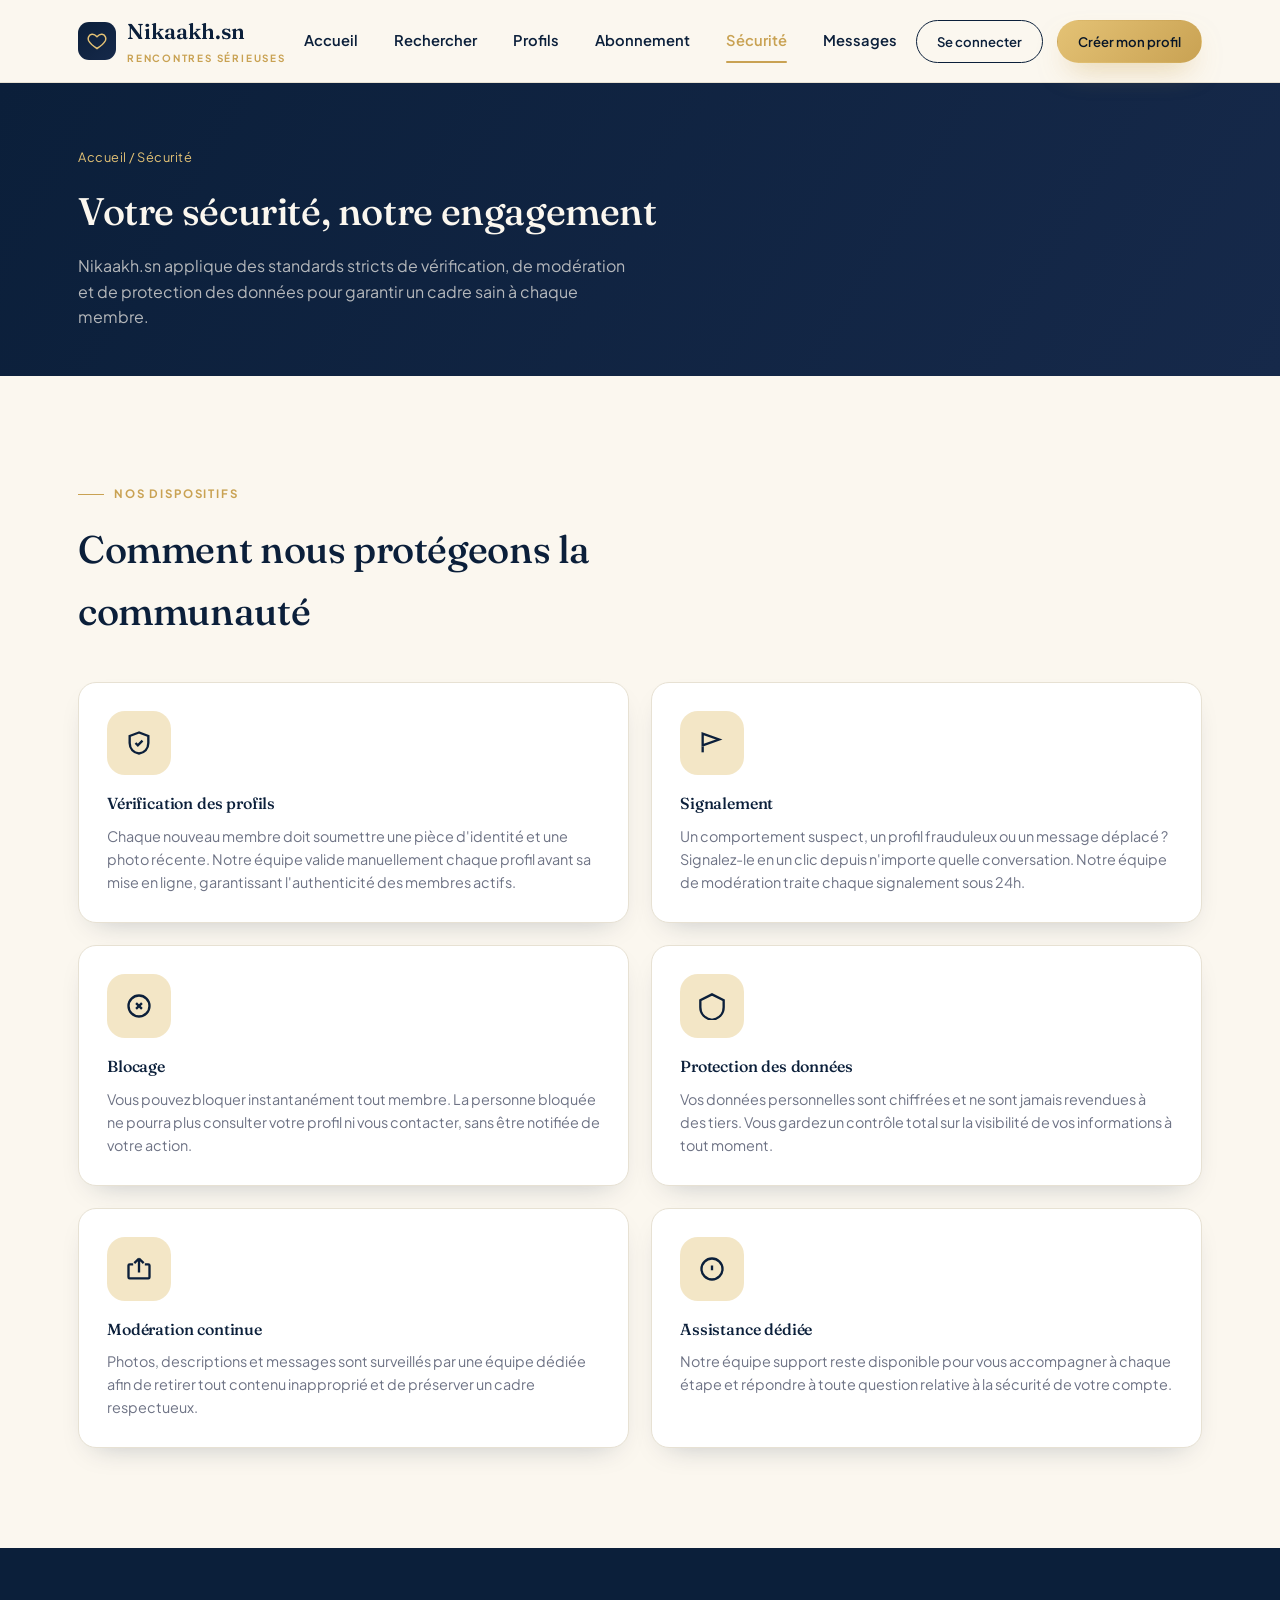
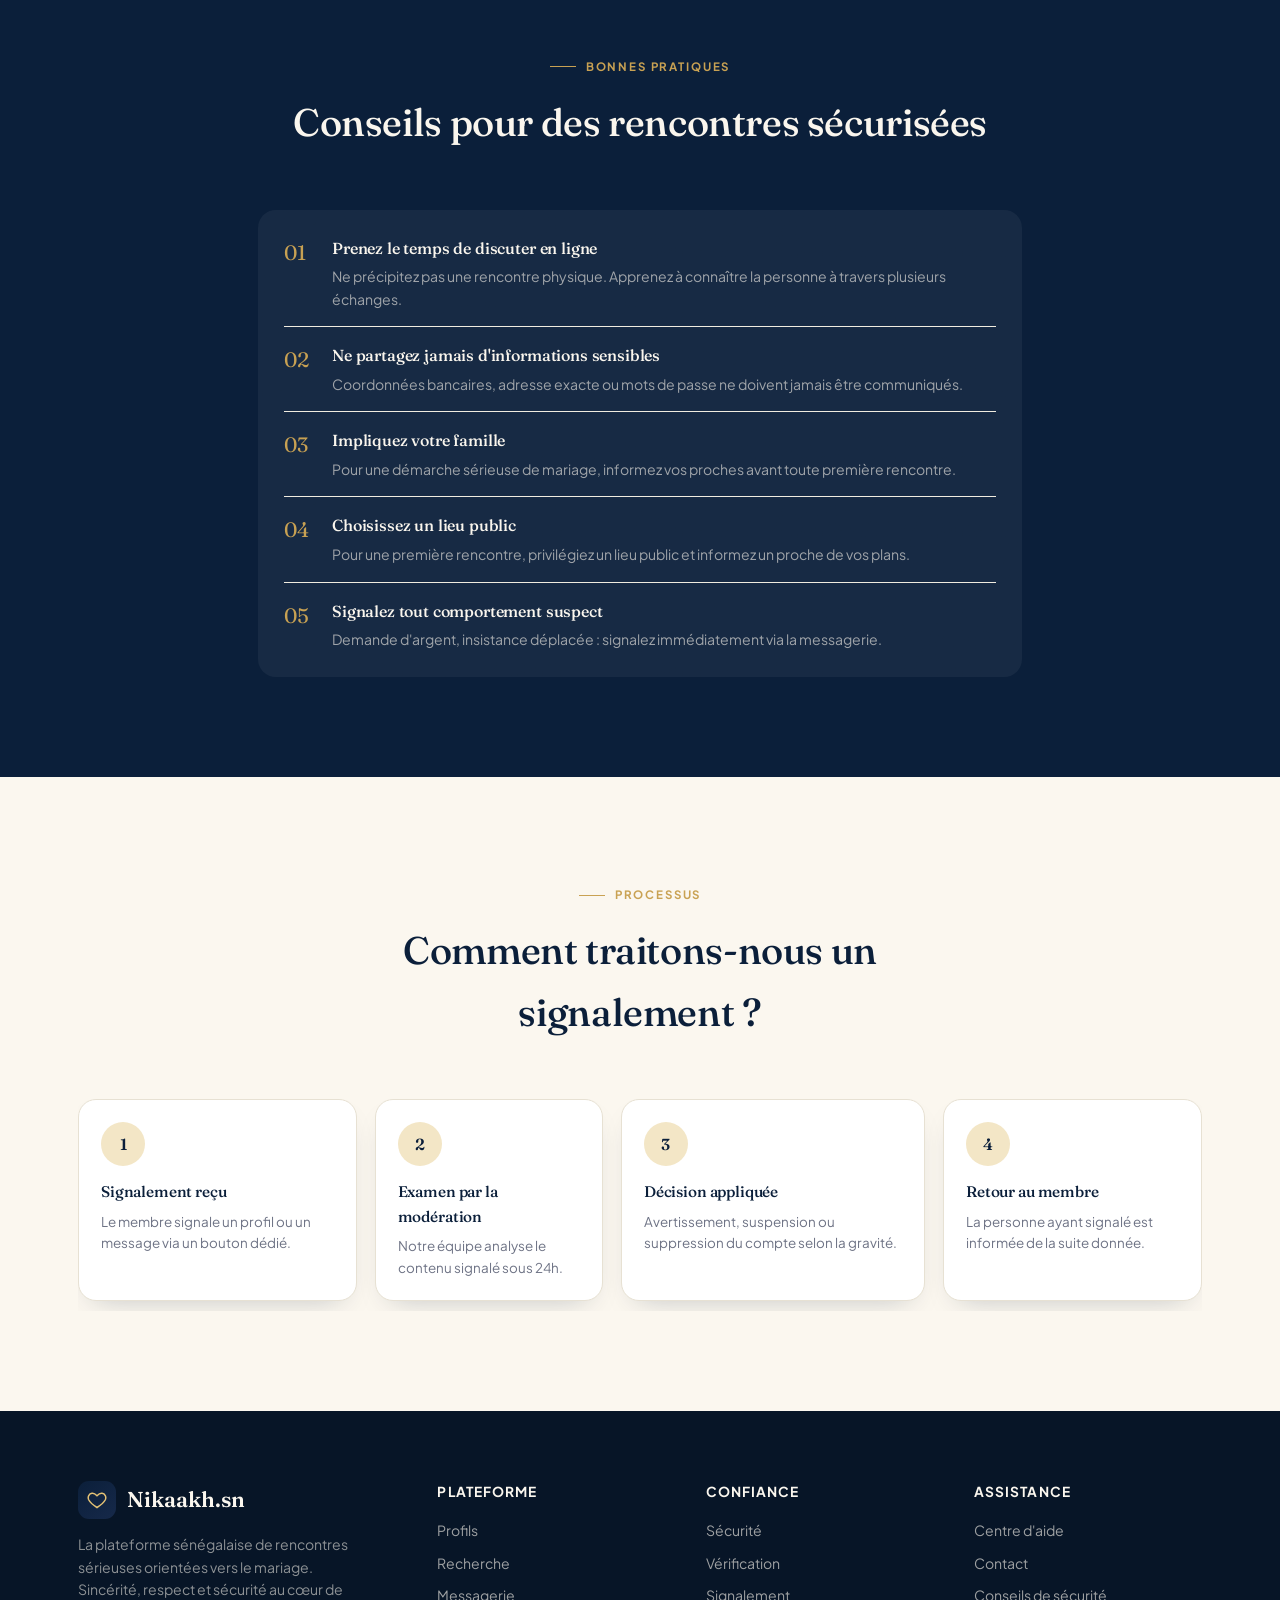
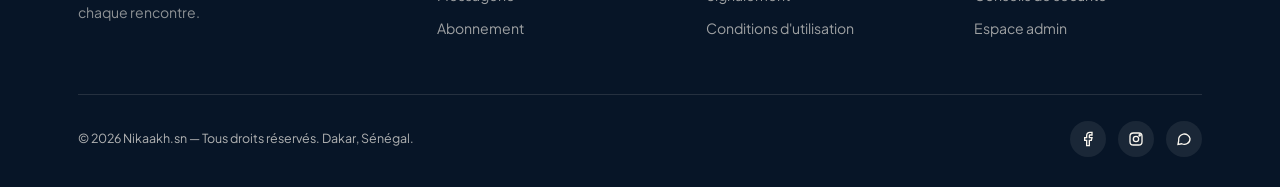
<file: securite.html>
<!DOCTYPE html>
<html lang="fr">
<head>
<meta charset="UTF-8">
<meta name="viewport" content="width=device-width, initial-scale=1.0">
<title>Sécurité — Nikaakh.sn</title>
<style>
@import url('https://fonts.googleapis.com/css2?family=Fraunces:ital,opsz,wght@0,9..144,300;0,9..144,400;0,9..144,500;0,9..144,600;0,9..144,700;1,9..144,400;1,9..144,500&family=Plus+Jakarta+Sans:wght@300;400;500;600;700;800&display=swap');

:root{
  --navy: #0B1F3A;
  --navy-deep: #071527;
  --navy-soft: #16294a;
  --gold: #C9A253;
  --gold-bright: #E4C275;
  --gold-pale: #F3E6C6;
  --cream: #FBF7EF;
  --white: #FFFFFF;
  --ink: #1C2333;
  --muted: #6E7385;
  --line: #E7E1D3;
  --success: #4C8B6B;
  --danger: #B5563F;
  --radius-lg: 28px;
  --radius-md: 18px;
  --radius-sm: 12px;
  --shadow-soft: 0 20px 50px -25px rgba(11,31,58,0.35);
  --shadow-card: 0 12px 30px -16px rgba(11,31,58,0.28);
  --font-display: 'Fraunces', serif;
  --font-body: 'Plus Jakarta Sans', sans-serif;
}

*{box-sizing:border-box; margin:0; padding:0;}
html{scroll-behavior:smooth;}
body{
  font-family: var(--font-body);
  background: var(--cream);
  color: var(--ink);
  line-height:1.6;
  -webkit-font-smoothing:antialiased;
  overflow-x:hidden;
}
img{max-width:100%; display:block;}
a{color:inherit; text-decoration:none;}
ul{list-style:none;}
button{font-family:inherit; cursor:pointer;}
input,textarea,select{font-family:inherit;}

.container{max-width:1180px; margin:0 auto; padding:0 28px;}

h1,h2,h3,h4{font-family:var(--font-display); font-weight:500; letter-spacing:-0.01em; color:var(--navy);}

.eyebrow{
  font-family:var(--font-body); font-weight:700; letter-spacing:.16em; text-transform:uppercase;
  font-size:.72rem; color:var(--gold); display:inline-flex; align-items:center; gap:10px;
}
.eyebrow::before{content:''; width:26px; height:1px; background:var(--gold);}

/* ===== Texture backdrop ===== */
.grain-bg{
  position:relative;
}
.grain-bg::after{
  content:'';
  position:absolute; inset:0; pointer-events:none; opacity:.035; mix-blend-mode:multiply;
  background-image:url("data:image/svg+xml,%3Csvg xmlns='http://www.w3.org/2000/svg' width='140' height='140'%3E%3Cfilter id='n'%3E%3CfeTurbulence type='fractalNoise' baseFrequency='0.85' numOctaves='2' stitchTiles='stitch'/%3E%3C/filter%3E%3Crect width='100%25' height='100%25' filter='url(%23n)'/%3E%3C/svg%3E");
}

/* ===== Buttons ===== */
.btn{
  display:inline-flex; align-items:center; justify-content:center; gap:10px;
  padding:15px 30px; border-radius:100px; font-weight:600; font-size:.94rem;
  border:1px solid transparent; transition:all .28s ease; white-space:nowrap;
}
.btn-gold{
  background:linear-gradient(135deg, var(--gold-bright), var(--gold));
  color:var(--navy-deep); box-shadow:0 14px 30px -12px rgba(201,162,83,.6);
}
.btn-gold:hover{transform:translateY(-2px); box-shadow:0 18px 36px -12px rgba(201,162,83,.75);}
.btn-navy{
  background:var(--navy); color:var(--cream); box-shadow:0 14px 30px -14px rgba(11,31,58,.6);
}
.btn-navy:hover{background:var(--navy-soft); transform:translateY(-2px);}
.btn-outline{
  background:transparent; border-color:rgba(255,255,255,.4); color:inherit;
}
.btn-outline-navy{ background:transparent; border-color:var(--navy); color:var(--navy); }
.btn-outline-navy:hover{ background:var(--navy); color:var(--cream); }
.btn-sm{padding:10px 20px; font-size:.82rem;}
.btn-block{width:100%;}
.btn-ghost{background:rgba(255,255,255,.08); color:var(--cream); border-color:rgba(255,255,255,.25);}
.btn[disabled]{opacity:.5; cursor:not-allowed;}

/* ===== Navbar ===== */
.navbar{
  position:sticky; top:0; z-index:200;
  background:rgba(251,247,239,.86); backdrop-filter:blur(14px);
  border-bottom:1px solid var(--line);
}
.navbar .container{display:flex; align-items:center; justify-content:space-between; height:82px;}
.brand{display:flex; align-items:center; gap:11px; font-family:var(--font-display); font-size:1.35rem; font-weight:600; color:var(--navy);}
.brand .mark{
  width:38px; height:38px; border-radius:11px; background:linear-gradient(140deg, var(--navy), var(--navy-soft));
  display:flex; align-items:center; justify-content:center; position:relative;
}
.brand .mark svg{width:20px; height:20px;}
.brand small{display:block; font-family:var(--font-body); font-size:.62rem; letter-spacing:.18em; color:var(--gold); font-weight:700; text-transform:uppercase; margin-top:2px;}
.nav-links{display:flex; align-items:center; gap:36px;}
.nav-links a{font-size:.92rem; font-weight:600; color:var(--navy); position:relative; padding:4px 0;}
.nav-links a.active, .nav-links a:hover{color:var(--gold);}
.nav-links a.active::after{content:''; position:absolute; left:0; right:0; bottom:-6px; height:2px; background:var(--gold); border-radius:2px;}
.nav-cta{display:flex; align-items:center; gap:14px;}
.nav-toggle{display:none; flex-direction:column; gap:5px; background:none; border:none;}
.nav-toggle span{width:24px; height:2px; background:var(--navy); border-radius:2px;}

@media(max-width:960px){
  .nav-links{position:fixed; inset:82px 0 0 0; background:var(--cream); flex-direction:column; padding:36px 28px; gap:26px; transform:translateX(100%); transition:transform .35s ease; overflow-y:auto;}
  .nav-links.open{transform:translateX(0);}
  .nav-toggle{display:flex;}
  .nav-cta .btn:first-child{display:none;}
}

/* ===== Hero ===== */
.hero{
  position:relative; background:radial-gradient(120% 100% at 15% 0%, #14294d 0%, var(--navy) 45%, var(--navy-deep) 100%);
  color:var(--cream); padding:120px 0 150px; overflow:hidden;
}
.hero::before{
  content:''; position:absolute; width:640px; height:640px; border-radius:50%;
  background:radial-gradient(circle, rgba(201,162,83,.22), transparent 70%);
  top:-220px; right:-160px; pointer-events:none;
}
.hero-grid{display:grid; grid-template-columns:1.1fr .9fr; gap:60px; align-items:center; position:relative; z-index:2;}
.hero h1{color:var(--white); font-size:clamp(2.4rem, 4.2vw, 3.8rem); line-height:1.08; margin:22px 0 24px;}
.hero h1 em{font-style:italic; color:var(--gold-bright);}
.hero p.lead{color:rgba(251,247,239,.78); font-size:1.12rem; max-width:520px; margin-bottom:38px;}
.hero-actions{display:flex; gap:16px; flex-wrap:wrap; margin-bottom:52px;}
.hero-trust{display:flex; gap:34px; flex-wrap:wrap;}
.hero-trust div strong{display:block; font-family:var(--font-display); font-size:1.7rem; color:var(--gold-bright);}
.hero-trust div span{font-size:.78rem; color:rgba(251,247,239,.62); text-transform:uppercase; letter-spacing:.08em;}

.hero-visual{position:relative;}
.hero-card{
  background:var(--cream); border-radius:var(--radius-lg); padding:22px; box-shadow:var(--shadow-soft);
  transform:rotate(-2deg);
}
.hero-card img{border-radius:var(--radius-md); aspect-ratio:4/5; object-fit:cover;}
.hero-card .cap{display:flex; justify-content:space-between; align-items:center; padding-top:16px;}
.hero-card .cap h4{font-size:1.1rem; margin:0;}
.hero-badge{
  position:absolute; background:var(--white); border-radius:16px; padding:14px 18px; box-shadow:var(--shadow-card);
  display:flex; align-items:center; gap:10px; font-weight:700; font-size:.85rem; color:var(--navy);
}
.hero-badge.b1{ top:14px; right:-24px; transform:rotate(4deg);}
.hero-badge.b2{ bottom:26px; left:-30px; transform:rotate(-3deg);}
.hero-badge .dot{width:9px; height:9px; border-radius:50%; background:var(--success);}

/* ===== Section base ===== */
section{padding:100px 0;}
.section-head{max-width:640px; margin:0 auto 56px; text-align:center;}
.section-head h2{font-size:clamp(1.9rem,3vw,2.6rem); margin:16px 0 14px;}
.section-head p{color:var(--muted); font-size:1.02rem;}
.section-head.left{margin-left:0; text-align:left;}

.bg-navy{background:var(--navy); color:var(--cream);}
.bg-navy h2, .bg-navy h3{color:var(--cream);}
.bg-cream-alt{background:#F4EEE0;}

/* ===== Concept steps ===== */
.steps{display:grid; grid-template-columns:repeat(3,1fr); gap:28px;}
.step-card{
  background:var(--white); border-radius:var(--radius-md); padding:36px 30px; box-shadow:var(--shadow-card);
  border:1px solid var(--line); transition:transform .3s ease;
}
.step-card:hover{transform:translateY(-6px);}
.step-num{
  width:44px; height:44px; border-radius:50%; background:var(--gold-pale); color:var(--navy);
  display:flex; align-items:center; justify-content:center; font-family:var(--font-display); font-weight:600; margin-bottom:20px;
}
.step-card h3{font-size:1.2rem; margin-bottom:10px;}
.step-card p{color:var(--muted); font-size:.94rem;}

/* ===== Stats ===== */
.stats-strip{
  display:grid; grid-template-columns:repeat(4,1fr); gap:1px; background:rgba(251,247,239,.12);
  border:1px solid rgba(251,247,239,.14); border-radius:var(--radius-md); overflow:hidden;
}
.stat-item{background:var(--navy-deep); padding:34px 20px; text-align:center;}
.stat-item strong{display:block; font-family:var(--font-display); font-size:2.2rem; color:var(--gold-bright);}
.stat-item span{font-size:.8rem; color:rgba(251,247,239,.6); text-transform:uppercase; letter-spacing:.06em;}

/* ===== Testimonials ===== */
.testi-grid{display:grid; grid-template-columns:repeat(3,1fr); gap:26px;}
.testi-card{
  background:var(--white); border-radius:var(--radius-md); padding:32px; box-shadow:var(--shadow-card); border:1px solid var(--line);
  position:relative;
}
.testi-card .quote-mark{font-family:var(--font-display); font-size:3.4rem; color:var(--gold-pale); line-height:0; position:absolute; top:26px; right:26px;}
.testi-card p{font-size:.98rem; color:var(--ink); margin-bottom:22px; font-style:italic;}
.testi-who{display:flex; align-items:center; gap:12px;}
.testi-who img{width:46px; height:46px; border-radius:50%; object-fit:cover;}
.testi-who strong{display:block; font-size:.92rem;}
.testi-who span{font-size:.78rem; color:var(--muted);}

/* ===== Security band ===== */
.security-grid{display:grid; grid-template-columns:repeat(4,1fr); gap:24px;}
.sec-card{text-align:center; padding:10px;}
.sec-icon{
  width:64px; height:64px; border-radius:18px; background:var(--gold-pale); margin:0 auto 18px;
  display:flex; align-items:center; justify-content:center;
}
.sec-icon svg{width:28px; height:28px; stroke:var(--navy);}
.sec-card h4{font-size:1.02rem; margin-bottom:8px;}
.sec-card p{font-size:.86rem; color:var(--muted);}

/* ===== Footer ===== */
footer{background:var(--navy-deep); color:rgba(251,247,239,.7); padding:70px 0 30px;}
.foot-grid{display:grid; grid-template-columns:1.4fr 1fr 1fr 1fr; gap:40px; padding-bottom:44px; border-bottom:1px solid rgba(251,247,239,.12);}
.foot-brand p{margin-top:14px; font-size:.88rem; max-width:280px; color:rgba(251,247,239,.55);}
.foot-col h5{color:var(--cream); font-size:.86rem; text-transform:uppercase; letter-spacing:.08em; margin-bottom:16px;}
.foot-col a{display:block; font-size:.88rem; margin-bottom:10px; color:rgba(251,247,239,.62);}
.foot-col a:hover{color:var(--gold-bright);}
.foot-bottom{display:flex; justify-content:space-between; align-items:center; padding-top:26px; font-size:.78rem; flex-wrap:wrap; gap:12px;}
.foot-social{display:flex; gap:12px;}
.foot-social a{width:36px; height:36px; border-radius:50%; background:rgba(251,247,239,.08); display:flex; align-items:center; justify-content:center;}

/* ===== Page header (inner pages) ===== */
.page-head{
  background:linear-gradient(120deg, var(--navy), var(--navy-soft)); color:var(--cream); padding:64px 0 46px;
}
.page-head h1{color:var(--cream); font-size:clamp(1.8rem,3vw,2.5rem);}
.page-head p{color:rgba(251,247,239,.7); margin-top:10px; max-width:560px;}
.crumbs{font-size:.8rem; color:var(--gold-bright); margin-bottom:14px; letter-spacing:.04em;}

/* ===== Cards: profiles ===== */
.profile-grid{display:grid; grid-template-columns:repeat(3,1fr); gap:26px;}
.pcard{
  background:var(--white); border-radius:var(--radius-md); overflow:hidden; box-shadow:var(--shadow-card);
  border:1px solid var(--line); transition:transform .3s ease, box-shadow .3s ease;
}
.pcard:hover{transform:translateY(-6px); box-shadow:0 24px 48px -20px rgba(11,31,58,.35);}
.pcard .photo{position:relative; aspect-ratio:4/5; overflow:hidden;}
.pcard .photo img{width:100%; height:100%; object-fit:cover;}
.verif-badge{
  position:absolute; top:14px; left:14px; background:rgba(11,31,58,.85); color:var(--gold-bright);
  font-size:.72rem; font-weight:700; padding:6px 12px; border-radius:100px; display:flex; align-items:center; gap:6px; backdrop-filter:blur(4px);
}
.verif-badge svg{width:13px; height:13px;}
.pcard .age-tag{position:absolute; bottom:14px; left:14px; color:#fff; font-family:var(--font-display); font-size:1.3rem; text-shadow:0 2px 12px rgba(0,0,0,.5);}
.photo-overlay{position:absolute; inset:0; background:linear-gradient(to top, rgba(7,21,39,.75), transparent 55%);}
.pcard .body{padding:20px 20px 22px;}
.pcard .meta-row{display:flex; align-items:center; gap:6px; font-size:.82rem; color:var(--muted); margin-bottom:4px;}
.pcard h3{font-size:1.15rem; margin-bottom:4px;}
.pcard .tags{display:flex; flex-wrap:wrap; gap:6px; margin:12px 0 16px;}
.tag{background:var(--gold-pale); color:var(--navy); font-size:.72rem; font-weight:600; padding:5px 11px; border-radius:100px;}
.pcard .desc{font-size:.85rem; color:var(--muted); margin-bottom:16px; display:-webkit-box; -webkit-line-clamp:2; -webkit-box-orient:vertical; overflow:hidden;}
.pcard-actions{display:flex; gap:8px;}
.icon-btn{
  flex:1; height:46px; border-radius:14px; border:1px solid var(--line); background:var(--white);
  display:flex; align-items:center; justify-content:center; transition:all .2s ease;
}
.icon-btn svg{width:19px; height:19px;}
.icon-btn.like{color:#fff; background:linear-gradient(135deg,var(--gold-bright),var(--gold)); border:none;}
.icon-btn.pass{color:var(--muted);}
.icon-btn.msg{color:var(--navy); border-color:var(--navy);}
.icon-btn:hover{transform:translateY(-2px);}
.icon-btn.liked{background:var(--success); color:#fff;}

/* ===== Search / filters ===== */
.search-layout{display:grid; grid-template-columns:300px 1fr; gap:32px; align-items:start;}
.filter-panel{
  background:var(--white); border-radius:var(--radius-md); padding:28px; box-shadow:var(--shadow-card); border:1px solid var(--line);
  position:sticky; top:100px;
}
.filter-panel h3{font-size:1.05rem; margin-bottom:20px;}
.f-group{margin-bottom:22px;}
.f-group label{display:block; font-size:.8rem; font-weight:700; color:var(--navy); margin-bottom:10px; text-transform:uppercase; letter-spacing:.04em;}
.f-group select, .f-group input[type=text]{
  width:100%; padding:11px 14px; border-radius:10px; border:1px solid var(--line); background:#fbfaf7; font-size:.9rem;
}
.range-row{display:flex; align-items:center; gap:10px;}
.range-row input[type=range]{flex:1; accent-color:var(--gold);}
.chip-group{display:flex; flex-wrap:wrap; gap:8px;}
.chip{padding:7px 14px; border-radius:100px; border:1px solid var(--line); font-size:.8rem; background:#fbfaf7; transition:all .2s;}
.chip.active{background:var(--navy); color:#fff; border-color:var(--navy);}
.result-head{display:flex; justify-content:space-between; align-items:center; margin-bottom:24px; flex-wrap:wrap; gap:10px;}
.result-head span{color:var(--muted); font-size:.92rem;}
.sort-select{padding:9px 14px; border-radius:10px; border:1px solid var(--line); background:var(--white); font-size:.86rem;}

/* ===== Messages ===== */
.msg-shell{display:grid; grid-template-columns:340px 1fr; height:640px; background:var(--white); border-radius:var(--radius-lg); box-shadow:var(--shadow-card); border:1px solid var(--line); overflow:hidden;}
.conv-list{border-right:1px solid var(--line); overflow-y:auto;}
.conv-search{padding:20px; border-bottom:1px solid var(--line);}
.conv-search input{width:100%; padding:11px 16px; border-radius:100px; border:1px solid var(--line); background:#fbfaf7; font-size:.86rem;}
.conv-item{display:flex; gap:12px; padding:16px 20px; border-bottom:1px solid #f2ede1; cursor:pointer; transition:background .2s;}
.conv-item:hover, .conv-item.active{background:var(--gold-pale);}
.conv-item img{width:50px; height:50px; border-radius:50%; object-fit:cover; flex-shrink:0;}
.conv-info{flex:1; min-width:0;}
.conv-top{display:flex; justify-content:space-between; align-items:baseline;}
.conv-top strong{font-size:.92rem;}
.conv-top span{font-size:.72rem; color:var(--muted);}
.conv-info p{font-size:.82rem; color:var(--muted); white-space:nowrap; overflow:hidden; text-overflow:ellipsis; margin-top:2px;}
.unread-dot{width:9px; height:9px; border-radius:50%; background:var(--gold); margin-top:6px;}

.chat-panel{display:flex; flex-direction:column;}
.chat-head{display:flex; align-items:center; gap:12px; padding:18px 24px; border-bottom:1px solid var(--line);}
.chat-head img{width:44px; height:44px; border-radius:50%; object-fit:cover;}
.chat-head .status{font-size:.75rem; color:var(--success); display:flex; align-items:center; gap:5px;}
.chat-head .status .dot{width:7px; height:7px; border-radius:50%; background:var(--success);}
.chat-head-actions{margin-left:auto; display:flex; gap:10px;}
.icon-round{width:38px; height:38px; border-radius:50%; border:1px solid var(--line); display:flex; align-items:center; justify-content:center; color:var(--muted);}
.icon-round:hover{background:#f6f2e8;}
.chat-body{flex:1; overflow-y:auto; padding:26px 24px; display:flex; flex-direction:column; gap:14px; background:#fdfbf6;}
.bubble{max-width:65%; padding:13px 18px; border-radius:18px; font-size:.9rem; line-height:1.5;}
.bubble.in{background:var(--white); border:1px solid var(--line); border-bottom-left-radius:4px; align-self:flex-start;}
.bubble.out{background:var(--navy); color:var(--cream); border-bottom-right-radius:4px; align-self:flex-end;}
.bubble-time{font-size:.68rem; color:var(--muted); margin-top:5px; display:block;}
.day-sep{text-align:center; font-size:.72rem; color:var(--muted); margin:6px 0;}
.chat-input{display:flex; gap:12px; padding:18px 24px; border-top:1px solid var(--line);}
.chat-input input{flex:1; padding:13px 18px; border-radius:100px; border:1px solid var(--line); background:#fbfaf7; font-size:.9rem;}
.send-btn{width:48px; height:48px; border-radius:50%; background:var(--gold); border:none; color:var(--navy-deep); display:flex; align-items:center; justify-content:center; flex-shrink:0;}
.report-note{font-size:.72rem; color:var(--muted); text-align:center; padding:10px; border-top:1px dashed var(--line);}

@media(max-width:860px){
  .msg-shell{grid-template-columns:1fr; height:auto;}
  .conv-list{max-height:280px;}
}

/* ===== Forms (inscription, profile) ===== */
.form-shell{background:var(--white); border-radius:var(--radius-lg); box-shadow:var(--shadow-soft); border:1px solid var(--line); padding:46px;}
.form-grid{display:grid; grid-template-columns:1fr 1fr; gap:22px;}
.field{margin-bottom:22px;}
.field.full{grid-column:1/-1;}
.field label{display:block; font-size:.84rem; font-weight:700; color:var(--navy); margin-bottom:9px;}
.field .hint{font-weight:400; color:var(--muted); font-size:.76rem; margin-left:6px;}
.field input, .field select, .field textarea{
  width:100%; padding:13px 16px; border-radius:12px; border:1.5px solid var(--line); background:#fbfaf7; font-size:.92rem; transition:border-color .2s;
}
.field input:focus, .field select:focus, .field textarea:focus{outline:none; border-color:var(--gold);}
.field textarea{resize:vertical; min-height:110px;}
.radio-row, .check-row{display:flex; gap:16px; flex-wrap:wrap;}
.radio-pill, .check-pill{display:flex; align-items:center; gap:8px; padding:12px 18px; border:1.5px solid var(--line); border-radius:12px; font-size:.88rem; cursor:pointer; background:#fbfaf7;}
.radio-pill input, .check-pill input{accent-color:var(--gold);}
.upload-zone{
  border:2px dashed var(--line); border-radius:16px; padding:38px; text-align:center; background:#fbfaf7; cursor:pointer;
}
.upload-zone svg{width:34px; height:34px; color:var(--gold); margin:0 auto 12px;}
.upload-zone p{font-size:.86rem; color:var(--muted);}
.steps-progress{display:flex; align-items:center; margin-bottom:38px;}
.sp-dot{width:34px; height:34px; border-radius:50%; background:var(--gold-pale); color:var(--navy); display:flex; align-items:center; justify-content:center; font-weight:700; font-size:.85rem; flex-shrink:0;}
.sp-dot.active{background:var(--navy); color:var(--gold-bright);}
.sp-dot.done{background:var(--success); color:#fff;}
.sp-line{flex:1; height:2px; background:var(--line);}
.sp-labels{display:flex; justify-content:space-between; font-size:.72rem; color:var(--muted); margin-top:8px;}
.form-actions{display:flex; justify-content:space-between; align-items:center; margin-top:10px;}
.consent-box{display:flex; gap:12px; padding:16px; background:#fbfaf7; border-radius:12px; font-size:.82rem; color:var(--muted); align-items:flex-start;}
.consent-box input{margin-top:3px; accent-color:var(--gold);}

@media(max-width:760px){
  .form-grid{grid-template-columns:1fr;}
  .form-shell{padding:28px 22px;}
}

/* ===== Account / dashboard layout ===== */
.acc-layout{display:grid; grid-template-columns:280px 1fr; gap:32px; align-items:start;}
.acc-side{background:var(--white); border-radius:var(--radius-md); box-shadow:var(--shadow-card); border:1px solid var(--line); padding:26px; position:sticky; top:100px;}
.acc-profile{text-align:center; padding-bottom:22px; border-bottom:1px solid var(--line); margin-bottom:20px;}
.acc-profile img{width:82px; height:82px; border-radius:50%; object-fit:cover; margin:0 auto 14px; border:3px solid var(--gold-pale);}
.acc-profile h4{font-size:1.05rem;}
.acc-profile span{font-size:.78rem; color:var(--muted);}
.acc-nav a{display:flex; align-items:center; gap:12px; padding:12px 14px; border-radius:12px; font-size:.88rem; font-weight:600; color:var(--ink); margin-bottom:4px;}
.acc-nav a svg{width:18px; height:18px; color:var(--muted);}
.acc-nav a.active{background:var(--navy); color:var(--gold-bright);}
.acc-nav a.active svg{color:var(--gold-bright);}
.acc-nav a:hover:not(.active){background:#f6f2e8;}
.acc-nav a.danger{color:var(--danger); margin-top:16px;}

.panel{background:var(--white); border-radius:var(--radius-md); box-shadow:var(--shadow-card); border:1px solid var(--line); padding:32px; margin-bottom:24px;}
.panel h3{font-size:1.15rem; margin-bottom:6px;}
.panel > p.sub{color:var(--muted); font-size:.88rem; margin-bottom:24px;}
.photo-manager{display:grid; grid-template-columns:repeat(4,1fr); gap:14px;}
.photo-slot{aspect-ratio:1; border-radius:14px; overflow:hidden; position:relative; border:1.5px dashed var(--line);}
.photo-slot img{width:100%; height:100%; object-fit:cover;}
.photo-slot.empty{display:flex; align-items:center; justify-content:center; color:var(--muted); background:#fbfaf7;}
.photo-slot .main-tag{position:absolute; top:8px; left:8px; background:var(--gold); color:var(--navy-deep); font-size:.62rem; font-weight:700; padding:3px 8px; border-radius:100px;}
.toggle-row{display:flex; justify-content:space-between; align-items:center; padding:16px 0; border-bottom:1px solid #f2ede1;}
.toggle-row:last-child{border-bottom:none;}
.toggle-row h5{font-size:.92rem; margin-bottom:3px;}
.toggle-row p{font-size:.8rem; color:var(--muted);}
.switch{position:relative; width:48px; height:27px; border-radius:100px; background:var(--line); flex-shrink:0; cursor:pointer; transition:background .2s;}
.switch::after{content:''; position:absolute; width:21px; height:21px; border-radius:50%; background:#fff; top:3px; left:3px; transition:transform .2s; box-shadow:0 2px 6px rgba(0,0,0,.2);}
.switch.on{background:var(--success);}
.switch.on::after{transform:translateX(21px);}
.danger-zone{border:1.5px solid #f0d8d0; background:#fdf6f3; border-radius:var(--radius-md); padding:28px;}
.danger-zone h3{color:var(--danger);}

/* ===== Pricing ===== */
.pricing-grid{display:grid; grid-template-columns:repeat(3,1fr); gap:26px; align-items:stretch;}
.price-card{background:var(--white); border-radius:var(--radius-lg); padding:36px 30px; box-shadow:var(--shadow-card); border:1px solid var(--line); display:flex; flex-direction:column;}
.price-card.featured{background:var(--navy); color:var(--cream); transform:scale(1.03); box-shadow:var(--shadow-soft); position:relative; z-index:2;}
.price-card.featured h3, .price-card.featured .price{color:var(--cream);}
.price-tag{display:inline-block; background:var(--gold); color:var(--navy-deep); font-size:.7rem; font-weight:700; padding:5px 13px; border-radius:100px; margin-bottom:16px; align-self:flex-start;}
.price-card h3{font-size:1.3rem; margin-bottom:6px;}
.price-card .price{font-family:var(--font-display); font-size:2.4rem; margin:14px 0 4px;}
.price-card .price span{font-size:.95rem; font-family:var(--font-body); color:var(--muted); font-weight:500;}
.price-card.featured .price span{color:rgba(251,247,239,.6);}
.price-card ul{margin:24px 0 30px; flex:1;}
.price-card li{display:flex; align-items:flex-start; gap:10px; font-size:.88rem; margin-bottom:13px;}
.price-card li svg{width:16px; height:16px; color:var(--gold); flex-shrink:0; margin-top:3px;}
.pay-methods{display:flex; gap:14px; align-items:center; margin-top:44px; justify-content:center; flex-wrap:wrap;}
.pay-badge{display:flex; align-items:center; gap:10px; background:var(--white); border:1px solid var(--line); padding:12px 22px; border-radius:100px; font-weight:700; font-size:.86rem; box-shadow:var(--shadow-card);}
.pay-badge.wave{color:#00A9E0;}
.pay-badge.om{color:#FF7900;}
.pay-dot{width:10px; height:10px; border-radius:50%;}
.wave .pay-dot{background:#00A9E0;}
.om .pay-dot{background:#FF7900;}

/* ===== Security page ===== */
.sec-detail-grid{display:grid; grid-template-columns:repeat(2,1fr); gap:22px;}
.sec-detail{background:var(--white); border-radius:var(--radius-md); padding:28px; border:1px solid var(--line); box-shadow:var(--shadow-card);}
.sec-detail .sec-icon{margin:0 0 16px;}
.tips-list li{display:flex; gap:14px; padding:16px 0; border-bottom:1px solid #f2ede1;}
.tips-list li:last-child{border-bottom:none;}
.tips-num{font-family:var(--font-display); font-size:1.3rem; color:var(--gold); flex-shrink:0; width:34px;}
.report-flow{display:flex; gap:18px; overflow-x:auto; padding-bottom:10px;}
.flow-step{background:var(--white); border-radius:var(--radius-md); border:1px solid var(--line); padding:22px; min-width:210px; box-shadow:var(--shadow-card);}

/* ===== Admin ===== */
.admin-body{display:flex; min-height:100vh; background:#F4EEE0;}
.admin-side{width:250px; background:var(--navy-deep); color:var(--cream); padding:26px 18px; flex-shrink:0; position:sticky; top:0; height:100vh; overflow-y:auto;}
.admin-side .brand{color:var(--cream); margin-bottom:34px; padding:0 8px;}
.admin-nav a{display:flex; align-items:center; gap:12px; padding:12px 14px; border-radius:12px; font-size:.86rem; font-weight:600; color:rgba(251,247,239,.72); margin-bottom:3px;}
.admin-nav a svg{width:17px; height:17px;}
.admin-nav a.active{background:rgba(228,194,117,.14); color:var(--gold-bright);}
.admin-nav a:hover:not(.active){background:rgba(251,247,239,.06);}
.admin-nav .grp{font-size:.68rem; text-transform:uppercase; letter-spacing:.1em; color:rgba(251,247,239,.35); margin:20px 8px 10px;}
.admin-main{flex:1; padding:34px 38px; min-width:0;}
.admin-top{display:flex; justify-content:space-between; align-items:center; margin-bottom:30px; flex-wrap:wrap; gap:16px;}
.admin-top h1{font-size:1.6rem;}
.admin-kpis{display:grid; grid-template-columns:repeat(4,1fr); gap:20px; margin-bottom:30px;}
.kpi-card{background:var(--white); border-radius:var(--radius-md); padding:24px; border:1px solid var(--line); box-shadow:var(--shadow-card);}
.kpi-top{display:flex; justify-content:space-between; align-items:flex-start;}
.kpi-icon{width:42px; height:42px; border-radius:12px; background:var(--gold-pale); display:flex; align-items:center; justify-content:center;}
.kpi-icon svg{width:20px; height:20px; color:var(--navy);}
.kpi-trend{font-size:.74rem; font-weight:700; color:var(--success);}
.kpi-trend.down{color:var(--danger);}
.kpi-card strong{display:block; font-family:var(--font-display); font-size:1.9rem; margin:14px 0 2px;}
.kpi-card span.lbl{font-size:.8rem; color:var(--muted);}

.admin-panel{background:var(--white); border-radius:var(--radius-md); border:1px solid var(--line); box-shadow:var(--shadow-card); padding:26px; margin-bottom:24px;}
.admin-panel-head{display:flex; justify-content:space-between; align-items:center; margin-bottom:20px; flex-wrap:wrap; gap:10px;}
.admin-panel-head h3{font-size:1.05rem;}
.admin-table{width:100%; border-collapse:collapse; font-size:.86rem;}
.admin-table th{text-align:left; padding:12px 14px; color:var(--muted); font-weight:700; text-transform:uppercase; font-size:.7rem; letter-spacing:.05em; border-bottom:1px solid var(--line);}
.admin-table td{padding:14px; border-bottom:1px solid #f2ede1; vertical-align:middle;}
.admin-table tr:last-child td{border-bottom:none;}
.u-cell{display:flex; align-items:center; gap:10px;}
.u-cell img{width:36px; height:36px; border-radius:50%; object-fit:cover;}
.status-pill{padding:5px 12px; border-radius:100px; font-size:.72rem; font-weight:700; display:inline-flex; align-items:center; gap:5px;}
.status-pill.ok{background:#e7f2ec; color:var(--success);}
.status-pill.pending{background:var(--gold-pale); color:#8a6a1f;}
.status-pill.blocked{background:#fbe9e5; color:var(--danger);}
.row-actions{display:flex; gap:8px;}
.row-actions button{width:32px; height:32px; border-radius:9px; border:1px solid var(--line); background:#fbfaf7; display:flex; align-items:center; justify-content:center; color:var(--muted);}
.row-actions button:hover{background:#f0eadb;}
.row-actions button.approve:hover{color:var(--success); border-color:var(--success);}
.row-actions button.reject:hover{color:var(--danger); border-color:var(--danger);}
.admin-tabs{display:flex; gap:6px; background:#F4EEE0; padding:5px; border-radius:100px; width:fit-content; margin-bottom:22px;}
.admin-tabs button{padding:9px 18px; border-radius:100px; border:none; background:transparent; font-size:.82rem; font-weight:700; color:var(--muted);}
.admin-tabs button.active{background:var(--navy); color:var(--gold-bright);}

@media(max-width:1000px){
  .admin-body{flex-direction:column;}
  .admin-side{width:100%; height:auto; position:relative;}
  .admin-kpis{grid-template-columns:repeat(2,1fr);}
}

/* ===== Utility / responsive ===== */
.reveal{opacity:0; transform:translateY(24px); animation:reveal .8s ease forwards;}
@keyframes reveal{to{opacity:1; transform:translateY(0);}}
.d1{animation-delay:.05s;} .d2{animation-delay:.15s;} .d3{animation-delay:.25s;} .d4{animation-delay:.35s;}

@media(max-width:960px){
  .hero-grid{grid-template-columns:1fr;}
  .hero-visual{max-width:380px; margin:0 auto;}
  .steps{grid-template-columns:1fr;}
  .stats-strip{grid-template-columns:repeat(2,1fr);}
  .testi-grid{grid-template-columns:1fr;}
  .security-grid{grid-template-columns:repeat(2,1fr);}
  .profile-grid{grid-template-columns:repeat(2,1fr);}
  .search-layout{grid-template-columns:1fr;}
  .filter-panel{position:relative; top:0;}
  .acc-layout{grid-template-columns:1fr;}
  .acc-side{position:relative; top:0;}
  .foot-grid{grid-template-columns:1fr 1fr;}
  .pricing-grid{grid-template-columns:1fr;}
  .price-card.featured{transform:scale(1);}
  .sec-detail-grid{grid-template-columns:1fr;}
  .admin-kpis{grid-template-columns:1fr 1fr;}
}
@media(max-width:600px){
  section{padding:64px 0;}
  .container{padding:0 18px;}
  .profile-grid{grid-template-columns:1fr;}
  .foot-grid{grid-template-columns:1fr;}
  .form-grid{grid-template-columns:1fr;}
}

</style>
</head>
<body>

<nav class="navbar">
  <div class="container">
    <a href="index.html" class="brand">
      <span class="mark"><svg viewBox="0 0 24 24" fill="none" stroke="#E4C275" stroke-width="1.8"><path d="M12 21s-7.5-4.6-10-9.3C.5 8 2.4 4.5 6 4c2-.3 3.8.6 6 2.9C14.2 4.6 16 3.7 18 4c3.6.5 5.5 4 4 7.7-2.5 4.7-10 9.3-10 9.3Z"/></svg></span>
      <span>Nikaakh.sn<small>Rencontres sérieuses</small></span>
    </a>
    <div class="nav-links">
      <a href="index.html">Accueil</a>
      <a href="recherche.html">Rechercher</a>
      <a href="profils.html">Profils</a>
      <a href="abonnement.html">Abonnement</a>
      <a href="securite.html" class="active">Sécurité</a>
      <a href="messages.html">Messages</a>
    </div>
    <div class="nav-cta">
      <a href="mon-profil.html" class="btn btn-outline-navy btn-sm">Se connecter</a>
      <a href="inscription.html" class="btn btn-gold btn-sm">Créer mon profil</a>
    </div>
    <button class="nav-toggle" aria-label="menu"><span></span><span></span><span></span></button>
  </div>
</nav>

<header class="page-head">
  <div class="container">
    <div class="crumbs">Accueil / Sécurité</div>
    <h1>Votre sécurité, notre engagement</h1>
    <p>Nikaakh.sn applique des standards stricts de vérification, de modération et de protection des données pour garantir un cadre sain à chaque membre.</p>
  </div>
</header>

<section id="verification">
  <div class="container">
    <div class="section-head left" style="margin-bottom:40px;">
      <span class="eyebrow">Nos dispositifs</span>
      <h2>Comment nous protégeons la communauté</h2>
    </div>
    <div class="sec-detail-grid">
      <div class="sec-detail">
        <div class="sec-icon"><svg viewBox="0 0 24 24" fill="none" stroke-width="2"><path d="M12 3 4 6v6c0 5 3.4 8.5 8 9 4.6-.5 8-4 8-9V6l-8-3Z"/><path d="m9 12 2 2 4-4"/></svg></div>
        <h4>Vérification des profils</h4>
        <p style="color:var(--muted); font-size:.9rem; margin-top:8px;">Chaque nouveau membre doit soumettre une pièce d'identité et une photo récente. Notre équipe valide manuellement chaque profil avant sa mise en ligne, garantissant l'authenticité des membres actifs.</p>
      </div>
      <div class="sec-detail" id="signalement">
        <div class="sec-icon"><svg viewBox="0 0 24 24" fill="none" stroke-width="2"><path d="M4 15V4l14 5-14 5"/><path d="M4 20v-5"/></svg></div>
        <h4>Signalement</h4>
        <p style="color:var(--muted); font-size:.9rem; margin-top:8px;">Un comportement suspect, un profil frauduleux ou un message déplacé ? Signalez-le en un clic depuis n'importe quelle conversation. Notre équipe de modération traite chaque signalement sous 24h.</p>
      </div>
      <div class="sec-detail">
        <div class="sec-icon"><svg viewBox="0 0 24 24" fill="none" stroke-width="2"><circle cx="12" cy="12" r="9"/><path d="M9.5 9.5 14.5 14.5M14.5 9.5 9.5 14.5"/></svg></div>
        <h4>Blocage</h4>
        <p style="color:var(--muted); font-size:.9rem; margin-top:8px;">Vous pouvez bloquer instantanément tout membre. La personne bloquée ne pourra plus consulter votre profil ni vous contacter, sans être notifiée de votre action.</p>
      </div>
      <div class="sec-detail">
        <div class="sec-icon"><svg viewBox="0 0 24 24" fill="none" stroke-width="2"><path d="M12 2 2 7v6c0 5.5 3.8 9.7 10 11 6.2-1.3 10-5.5 10-11V7l-10-5Z"/></svg></div>
        <h4>Protection des données</h4>
        <p style="color:var(--muted); font-size:.9rem; margin-top:8px;">Vos données personnelles sont chiffrées et ne sont jamais revendues à des tiers. Vous gardez un contrôle total sur la visibilité de vos informations à tout moment.</p>
      </div>
      <div class="sec-detail">
        <div class="sec-icon"><svg viewBox="0 0 24 24" fill="none" stroke-width="2"><path d="M17 8h3a1 1 0 0 1 1 1v10a1 1 0 0 1-1 1H4a1 1 0 0 1-1-1V9a1 1 0 0 1 1-1h3"/><path d="M12 15V3m0 0 4 4m-4-4L8 7"/></svg></div>
        <h4>Modération continue</h4>
        <p style="color:var(--muted); font-size:.9rem; margin-top:8px;">Photos, descriptions et messages sont surveillés par une équipe dédiée afin de retirer tout contenu inapproprié et de préserver un cadre respectueux.</p>
      </div>
      <div class="sec-detail">
        <div class="sec-icon"><svg viewBox="0 0 24 24" fill="none" stroke-width="2"><path d="M12 9v4M12 17h.01"/><circle cx="12" cy="12" r="9"/></svg></div>
        <h4>Assistance dédiée</h4>
        <p style="color:var(--muted); font-size:.9rem; margin-top:8px;">Notre équipe support reste disponible pour vous accompagner à chaque étape et répondre à toute question relative à la sécurité de votre compte.</p>
      </div>
    </div>
  </div>
</section>

<section class="bg-navy grain-bg">
  <div class="container" style="max-width:820px;">
    <div class="section-head" style="max-width:100%;">
      <span class="eyebrow" style="justify-content:center;">Bonnes pratiques</span>
      <h2>Conseils pour des rencontres sécurisées</h2>
    </div>
    <ul class="tips-list" style="background:rgba(251,247,239,.05); border-radius:var(--radius-md); padding:10px 26px;">
      <li><span class="tips-num">01</span><div><h4 style="color:var(--cream); font-size:1rem;">Prenez le temps de discuter en ligne</h4><p style="color:rgba(251,247,239,.6); font-size:.88rem; margin-top:4px;">Ne précipitez pas une rencontre physique. Apprenez à connaître la personne à travers plusieurs échanges.</p></div></li>
      <li><span class="tips-num">02</span><div><h4 style="color:var(--cream); font-size:1rem;">Ne partagez jamais d'informations sensibles</h4><p style="color:rgba(251,247,239,.6); font-size:.88rem; margin-top:4px;">Coordonnées bancaires, adresse exacte ou mots de passe ne doivent jamais être communiqués.</p></div></li>
      <li><span class="tips-num">03</span><div><h4 style="color:var(--cream); font-size:1rem;">Impliquez votre famille</h4><p style="color:rgba(251,247,239,.6); font-size:.88rem; margin-top:4px;">Pour une démarche sérieuse de mariage, informez vos proches avant toute première rencontre.</p></div></li>
      <li><span class="tips-num">04</span><div><h4 style="color:var(--cream); font-size:1rem;">Choisissez un lieu public</h4><p style="color:rgba(251,247,239,.6); font-size:.88rem; margin-top:4px;">Pour une première rencontre, privilégiez un lieu public et informez un proche de vos plans.</p></div></li>
      <li><span class="tips-num">05</span><div><h4 style="color:var(--cream); font-size:1rem;">Signalez tout comportement suspect</h4><p style="color:rgba(251,247,239,.6); font-size:.88rem; margin-top:4px;">Demande d'argent, insistance déplacée : signalez immédiatement via la messagerie.</p></div></li>
    </ul>
  </div>
</section>

<section>
  <div class="container">
    <div class="section-head">
      <span class="eyebrow" style="justify-content:center;">Processus</span>
      <h2>Comment traitons-nous un signalement ?</h2>
    </div>
    <div class="report-flow">
      <div class="flow-step"><div class="step-num" style="margin-bottom:14px;">1</div><h4 style="font-size:.96rem; margin-bottom:6px;">Signalement reçu</h4><p style="font-size:.84rem; color:var(--muted);">Le membre signale un profil ou un message via un bouton dédié.</p></div>
      <div class="flow-step"><div class="step-num" style="margin-bottom:14px;">2</div><h4 style="font-size:.96rem; margin-bottom:6px;">Examen par la modération</h4><p style="font-size:.84rem; color:var(--muted);">Notre équipe analyse le contenu signalé sous 24h.</p></div>
      <div class="flow-step"><div class="step-num" style="margin-bottom:14px;">3</div><h4 style="font-size:.96rem; margin-bottom:6px;">Décision appliquée</h4><p style="font-size:.84rem; color:var(--muted);">Avertissement, suspension ou suppression du compte selon la gravité.</p></div>
      <div class="flow-step"><div class="step-num" style="margin-bottom:14px;">4</div><h4 style="font-size:.96rem; margin-bottom:6px;">Retour au membre</h4><p style="font-size:.84rem; color:var(--muted);">La personne ayant signalé est informée de la suite donnée.</p></div>
    </div>
  </div>
</section>

<div id="footer-placeholder"></div>
<script>
// Nikaakh.sn — interactions front-end (démo statique, sans backend réel)

document.addEventListener('DOMContentLoaded', () => {

  // --- Menu mobile ---
  const toggle = document.querySelector('.nav-toggle');
  const links = document.querySelector('.nav-links');
  if (toggle && links) {
    toggle.addEventListener('click', () => links.classList.toggle('open'));
    links.querySelectorAll('a').forEach(a => a.addEventListener('click', () => links.classList.remove('open')));
  }

  // --- Like / Passer sur les cartes profils ---
  document.querySelectorAll('.icon-btn.like').forEach(btn => {
    btn.addEventListener('click', () => {
      const wasLiked = btn.classList.contains('liked');
      btn.classList.toggle('liked');
      btn.innerHTML = wasLiked
        ? `<svg viewBox="0 0 24 24" fill="none" stroke="currentColor" stroke-width="2"><path d="M20.8 4.6a5.5 5.5 0 0 0-7.8 0L12 5.6l-1-1a5.5 5.5 0 0 0-7.8 7.8l1 1L12 21l7.8-7.8 1-1a5.5 5.5 0 0 0 0-7.8Z"/></svg>`
        : `<svg viewBox="0 0 24 24" fill="currentColor"><path d="M20.8 4.6a5.5 5.5 0 0 0-7.8 0L12 5.6l-1-1a5.5 5.5 0 0 0-7.8 7.8l1 1L12 21l7.8-7.8 1-1a5.5 5.5 0 0 0 0-7.8Z"/></svg>`;
      if (!wasLiked) {
        showToast('💛 Profil ajouté à vos favoris');
        maybeMatch();
      }
    });
  });

  document.querySelectorAll('.icon-btn.pass').forEach(btn => {
    btn.addEventListener('click', () => {
      const card = btn.closest('.pcard');
      if (card) { card.style.transition = 'all .35s ease'; card.style.opacity = '0'; card.style.transform = 'scale(.9)'; setTimeout(() => card.style.display = 'none', 350); }
    });
  });

  function maybeMatch() {
    if (Math.random() > 0.6) {
      const modal = document.getElementById('matchModal');
      if (modal) modal.classList.add('show');
    }
  }
  window.closeMatch = () => document.getElementById('matchModal')?.classList.remove('show');

  // --- Toast ---
  window.showToast = (msg) => {
    let t = document.querySelector('.toast');
    if (!t) {
      t = document.createElement('div');
      t.className = 'toast';
      t.style.cssText = 'position:fixed;bottom:26px;left:50%;transform:translateX(-50%);background:#0B1F3A;color:#F3E6C6;padding:14px 24px;border-radius:100px;font-size:.86rem;font-weight:600;z-index:999;box-shadow:0 14px 30px -10px rgba(0,0,0,.4);transition:opacity .3s;';
      document.body.appendChild(t);
    }
    t.textContent = msg;
    t.style.opacity = '1';
    clearTimeout(window._toastTimer);
    window._toastTimer = setTimeout(() => t.style.opacity = '0', 2200);
  };

  // --- Filtres (chips) ---
  document.querySelectorAll('.chip').forEach(chip => {
    chip.addEventListener('click', () => chip.classList.toggle('active'));
  });
  const rangeMin = document.getElementById('ageMin');
  const rangeMax = document.getElementById('ageMax');
  const rangeOut = document.getElementById('ageOut');
  function updateRange() {
    if (rangeMin && rangeMax && rangeOut) rangeOut.textContent = `${rangeMin.value} – ${rangeMax.value} ans`;
  }
  [rangeMin, rangeMax].forEach(r => r && r.addEventListener('input', updateRange));
  updateRange();

  const applyBtn = document.getElementById('applyFilters');
  if (applyBtn) applyBtn.addEventListener('click', () => showToast('🔍 Filtres appliqués — profils mis à jour'));

  // --- Messagerie ---
  document.querySelectorAll('.conv-item').forEach(item => {
    item.addEventListener('click', () => {
      document.querySelectorAll('.conv-item').forEach(i => i.classList.remove('active'));
      item.classList.add('active');
      const name = item.querySelector('strong')?.textContent || '';
      const img = item.querySelector('img')?.src || '';
      const chatName = document.getElementById('chatName');
      const chatImg = document.getElementById('chatImg');
      if (chatName) chatName.textContent = name;
      if (chatImg) chatImg.src = img;
      const dot = item.querySelector('.unread-dot');
      if (dot) dot.remove();
    });
  });

  const chatForm = document.getElementById('chatInput');
  const chatBody = document.getElementById('chatBody');
  if (chatForm && chatBody) {
    chatForm.addEventListener('keydown', (e) => {
      if (e.key === 'Enter' && chatForm.value.trim()) {
        appendBubble(chatForm.value.trim(), 'out');
        chatForm.value = '';
        chatBody.scrollTop = chatBody.scrollHeight;
        setTimeout(() => {
          appendBubble("D'accord, merci pour votre message 🙏 Je vous réponds bientôt.", 'in');
          chatBody.scrollTop = chatBody.scrollHeight;
        }, 900);
      }
    });
    const sendBtn = document.getElementById('sendBtn');
    if (sendBtn) sendBtn.addEventListener('click', () => {
      if (chatForm.value.trim()) {
        appendBubble(chatForm.value.trim(), 'out');
        chatForm.value = '';
        chatBody.scrollTop = chatBody.scrollHeight;
      }
    });
  }
  function appendBubble(text, dir) {
    const div = document.createElement('div');
    div.className = 'bubble ' + dir;
    const time = new Date().toLocaleTimeString('fr-FR', { hour: '2-digit', minute: '2-digit' });
    div.innerHTML = `${escapeHtml(text)}<span class="bubble-time">${time}</span>`;
    chatBody.appendChild(div);
  }
  function escapeHtml(s){ const d=document.createElement('div'); d.textContent=s; return d.innerHTML; }

  window.reportUser = () => showToast('🚩 Signalement envoyé à la modération');
  window.blockUser = () => showToast('⛔ Utilisateur bloqué');

  // --- Mon profil : switches ---
  document.querySelectorAll('.switch').forEach(sw => {
    sw.addEventListener('click', () => {
      sw.classList.toggle('on');
      showToast(sw.classList.contains('on') ? '✅ Option activée' : '⏸️ Option désactivée');
    });
  });

  // --- Inscription : stepper ---
  const stepPanels = document.querySelectorAll('.step-panel');
  const spDots = document.querySelectorAll('.sp-dot');
  let currentStep = 0;
  function goStep(n) {
    if (n < 0 || n >= stepPanels.length) return;
    stepPanels[currentStep]?.classList.remove('show');
    currentStep = n;
    stepPanels[currentStep]?.classList.add('show');
    spDots.forEach((d, i) => {
      d.classList.toggle('active', i === currentStep);
      d.classList.toggle('done', i < currentStep);
    });
    window.scrollTo({ top: document.querySelector('.form-shell')?.offsetTop - 100, behavior: 'smooth' });
  }
  document.querySelectorAll('.next-step').forEach(btn => btn.addEventListener('click', () => goStep(currentStep + 1)));
  document.querySelectorAll('.prev-step').forEach(btn => btn.addEventListener('click', () => goStep(currentStep - 1)));
  const submitBtn = document.getElementById('submitInscription');
  if (submitBtn) submitBtn.addEventListener('click', (e) => {
    e.preventDefault();
    const consent = document.getElementById('consentCheck');
    if (consent && !consent.checked) { showToast('⚠️ Veuillez accepter les conditions d\'utilisation'); return; }
    document.getElementById('inscriptionForm').style.display = 'none';
    document.getElementById('successPanel').style.display = 'block';
  });

  // --- Upload zone preview text ---
  document.querySelectorAll('.upload-zone input[type=file]').forEach(inp => {
    inp.addEventListener('change', () => {
      const zone = inp.closest('.upload-zone');
      const p = zone.querySelector('p');
      if (inp.files.length && p) p.textContent = `${inp.files.length} photo(s) sélectionnée(s) ✓`;
    });
  });

  // --- Admin: tabs ---
  document.querySelectorAll('.admin-tabs').forEach(tabGroup => {
    const buttons = tabGroup.querySelectorAll('button');
    buttons.forEach(b => b.addEventListener('click', () => {
      buttons.forEach(x => x.classList.remove('active'));
      b.classList.add('active');
      const target = b.dataset.target;
      tabGroup.parentElement.querySelectorAll('.tab-content').forEach(tc => tc.style.display = 'none');
      const el = document.getElementById(target);
      if (el) el.style.display = 'block';
    }));
  });

  // --- Admin: row actions demo ---
  document.querySelectorAll('.row-actions button').forEach(btn => {
    btn.addEventListener('click', () => {
      const row = btn.closest('tr');
      if (btn.classList.contains('approve')) {
        const pill = row.querySelector('.status-pill');
        if (pill) { pill.className = 'status-pill ok'; pill.textContent = 'Vérifié'; }
        showToast('✅ Profil vérifié avec succès');
      } else if (btn.classList.contains('reject')) {
        const pill = row.querySelector('.status-pill');
        if (pill) { pill.className = 'status-pill blocked'; pill.textContent = 'Rejeté'; }
        showToast('❌ Profil rejeté');
      } else if (btn.classList.contains('suspend')) {
        row.style.opacity = '.4';
        showToast('⏸️ Compte suspendu');
      } else if (btn.classList.contains('view')) {
        showToast('👁️ Ouverture du profil…');
      }
    });
  });

  // --- Pricing toggle (mensuel/annuel) ---
  const billToggle = document.getElementById('billToggle');
  if (billToggle) {
    billToggle.addEventListener('click', () => {
      billToggle.classList.toggle('on');
      document.querySelectorAll('.price-amount').forEach(el => {
        const monthly = el.dataset.monthly, yearly = el.dataset.yearly;
        el.textContent = billToggle.classList.contains('on') ? yearly : monthly;
      });
      document.querySelectorAll('.price-period').forEach(el => {
        el.textContent = billToggle.classList.contains('on') ? '/ an' : '/ mois';
      });
    });
  }

  // --- Reveal on scroll ---
  const io = new IntersectionObserver((entries) => {
    entries.forEach(en => { if (en.isIntersecting) en.target.classList.add('reveal'); });
  }, { threshold: 0.12 });
  document.querySelectorAll('.step-card, .pcard, .testi-card, .price-card').forEach(el => io.observe(el));

});

</script>
<script>
document.addEventListener('DOMContentLoaded', () => {
  const el = document.getElementById('footer-placeholder');
  if (!el) return;
  el.innerHTML = `
  <footer>
    <div class="container">
      <div class="foot-grid">
        <div class="foot-brand">
          <a href="index.html" class="brand" style="color:#FBF7EF;">
            <span class="mark"><svg viewBox="0 0 24 24" fill="none" stroke="#E4C275" stroke-width="1.8"><path d="M12 21s-7.5-4.6-10-9.3C.5 8 2.4 4.5 6 4c2-.3 3.8.6 6 2.9C14.2 4.6 16 3.7 18 4c3.6.5 5.5 4 4 7.7-2.5 4.7-10 9.3-10 9.3Z"/></svg></span>
            <span>Nikaakh.sn</span>
          </a>
          <p>La plateforme sénégalaise de rencontres sérieuses orientées vers le mariage. Sincérité, respect et sécurité au cœur de chaque rencontre.</p>
        </div>
        <div class="foot-col">
          <h5>Plateforme</h5>
          <a href="profils.html">Profils</a>
          <a href="recherche.html">Recherche</a>
          <a href="messages.html">Messagerie</a>
          <a href="abonnement.html">Abonnement</a>
        </div>
        <div class="foot-col">
          <h5>Confiance</h5>
          <a href="securite.html">Sécurité</a>
          <a href="securite.html#verification">Vérification</a>
          <a href="securite.html#signalement">Signalement</a>
          <a href="#">Conditions d'utilisation</a>
        </div>
        <div class="foot-col">
          <h5>Assistance</h5>
          <a href="#">Centre d'aide</a>
          <a href="#">Contact</a>
          <a href="#">Conseils de sécurité</a>
          <a href="admin.html">Espace admin</a>
        </div>
      </div>
      <div class="foot-bottom">
        <span>© 2026 Nikaakh.sn — Tous droits réservés. Dakar, Sénégal.</span>
        <div class="foot-social">
          <a href="#" aria-label="Facebook"><svg width="16" height="16" viewBox="0 0 24 24" fill="none" stroke="#FBF7EF" stroke-width="2"><path d="M18 2h-3a5 5 0 0 0-5 5v3H7v4h3v8h4v-8h3l1-4h-4V7a1 1 0 0 1 1-1h3Z"/></svg></a>
          <a href="#" aria-label="Instagram"><svg width="16" height="16" viewBox="0 0 24 24" fill="none" stroke="#FBF7EF" stroke-width="2"><rect x="3" y="3" width="18" height="18" rx="5"/><circle cx="12" cy="12" r="4"/><circle cx="17.5" cy="6.5" r="1"/></svg></a>
          <a href="#" aria-label="WhatsApp"><svg width="16" height="16" viewBox="0 0 24 24" fill="none" stroke="#FBF7EF" stroke-width="2"><path d="M21 11.5a8.5 8.5 0 0 1-12.4 7.6L3 20l1-5.3A8.5 8.5 0 1 1 21 11.5Z"/></svg></a>
        </div>
      </div>
    </div>
  </footer>`;
});

</script>
</body>
</html>
</file>
